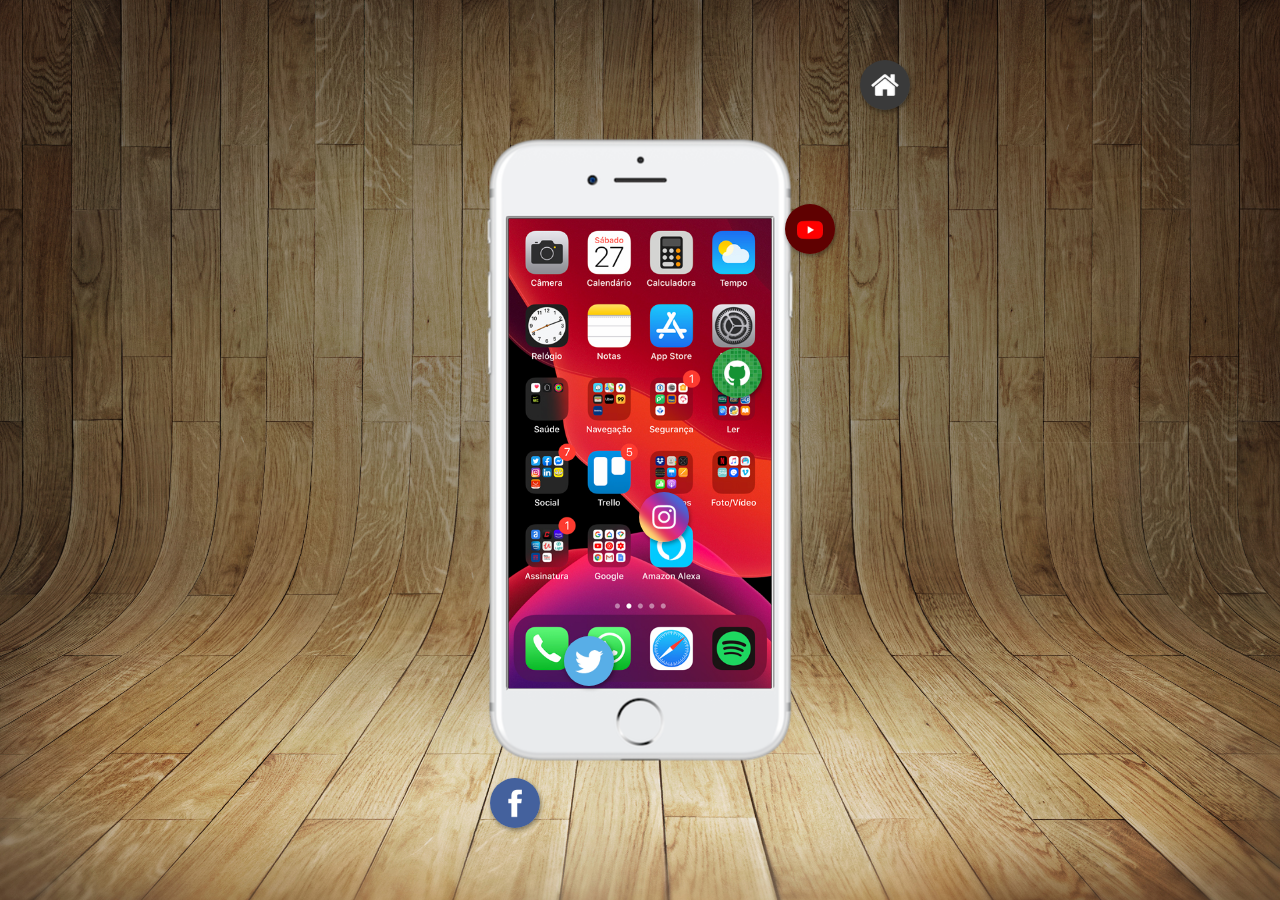
<file: index.html>
<!DOCTYPE html>
<html lang="pt-br">
<head>
    <meta charset="UTF-8">
    <meta name="viewport" content="width=device-width, initial-scale=1.0">
    <link rel="shortcut icon" href="favicon.ico" type="image/x-icon">
    <link rel="stylesheet" href="estilos/style.css">
    <title>Projeto Redes Sociais</title>
</head>
<body>
    <main>
        <section id="telefone">
            <iframe src="home.html" name="tela" id="tela">
                Seu navegador não é compatível com isso 
            </iframe>
        </section>
        <section id="redes_sociais">
            <a href="home.html" target="tela"> <img src="imagens/logo-home.jpg" alt="Home" id="home"></a><br>
            <a href="youtube.html" target="tela"><img src="imagens/logo-youtube.jpg" alt="YouTube" id="YT"></a><br>
            <a href="github.html" target="tela"><img src="imagens/logo-github.jpg" alt="GitHub" id="git"></a><br>
            <a href="instagram.html" target="tela"><img src="imagens/logo-instagram.jpg" alt="Instagram" id="insta"></a><br>
            <a href="twitter.html" target="tela"><img src="imagens/logo-twitter.jpg" alt="Twitter" id="tu"></a><br>
            <a href="facebook.html" target="tela"><img src="imagens/logo-facebook.jpg" alt="facebook" id="face"></a><br>
        </section>
    </main>
</body>
</html>
</file>
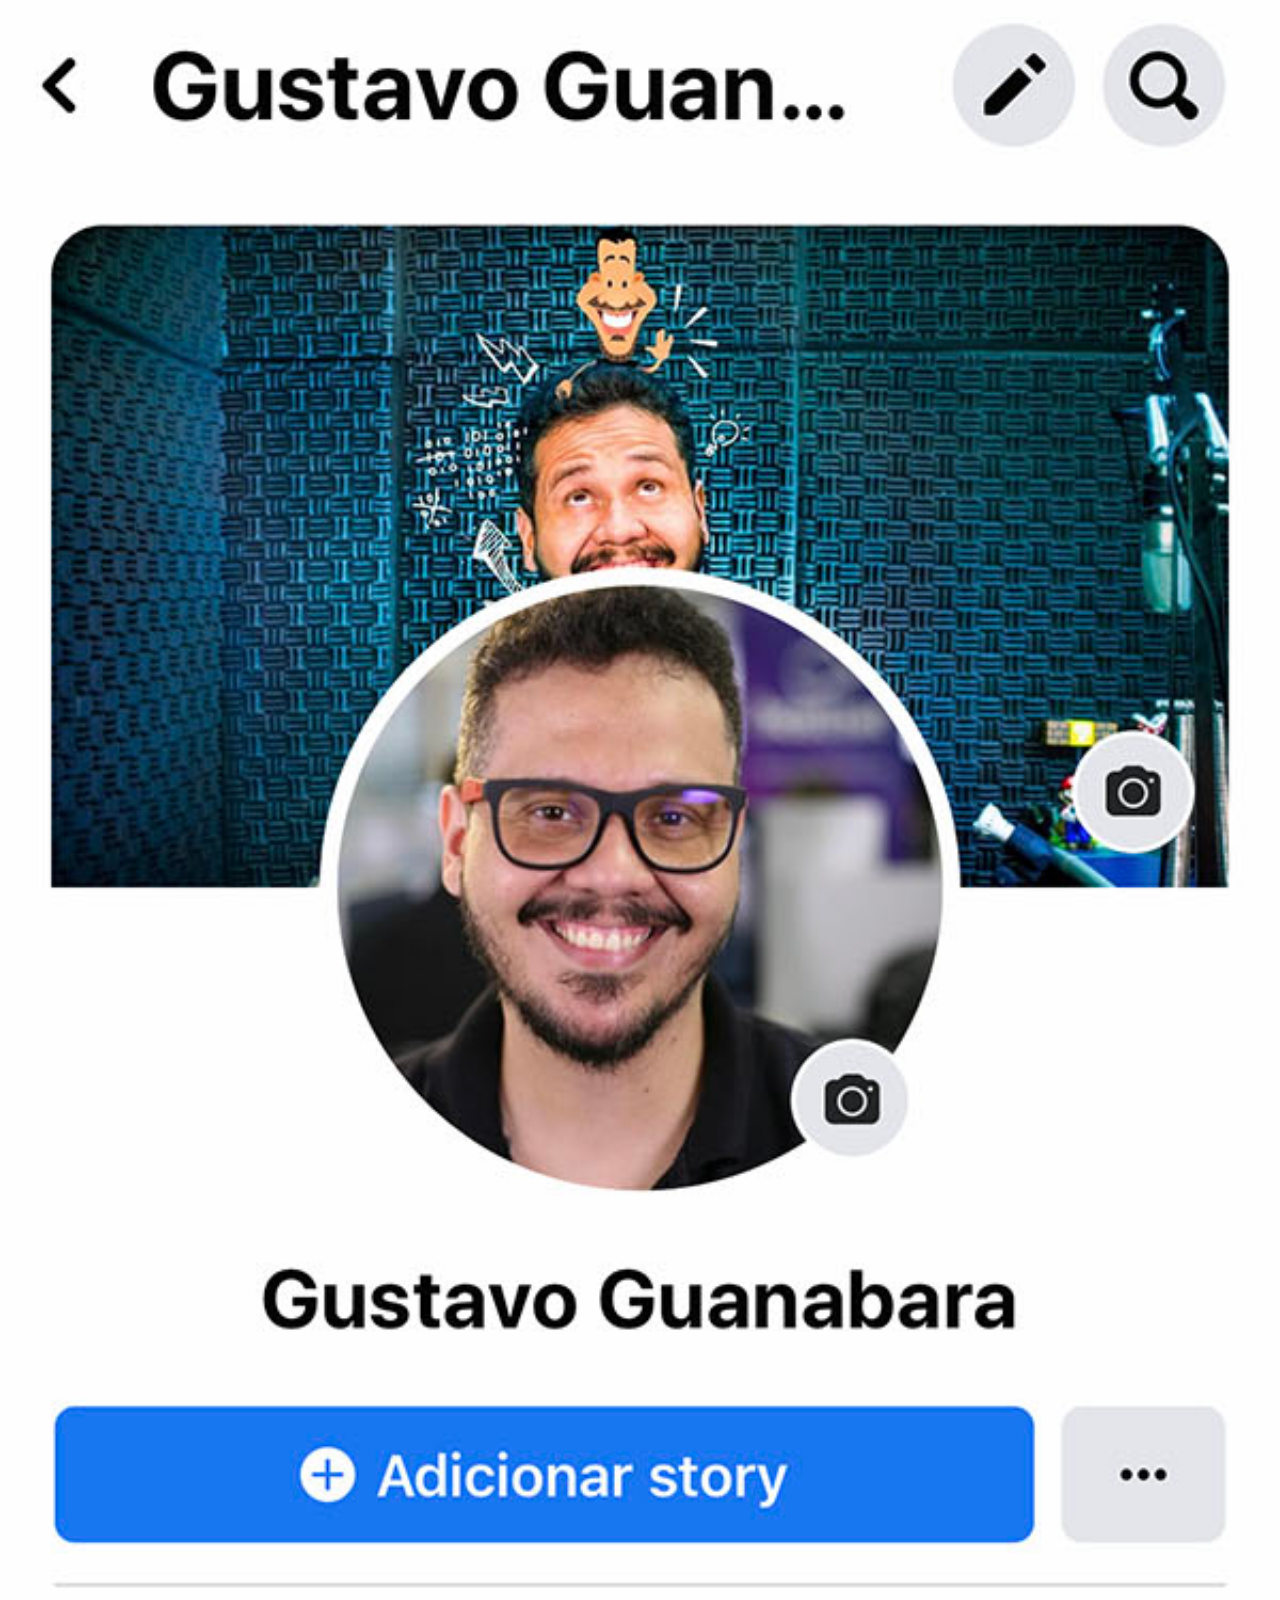
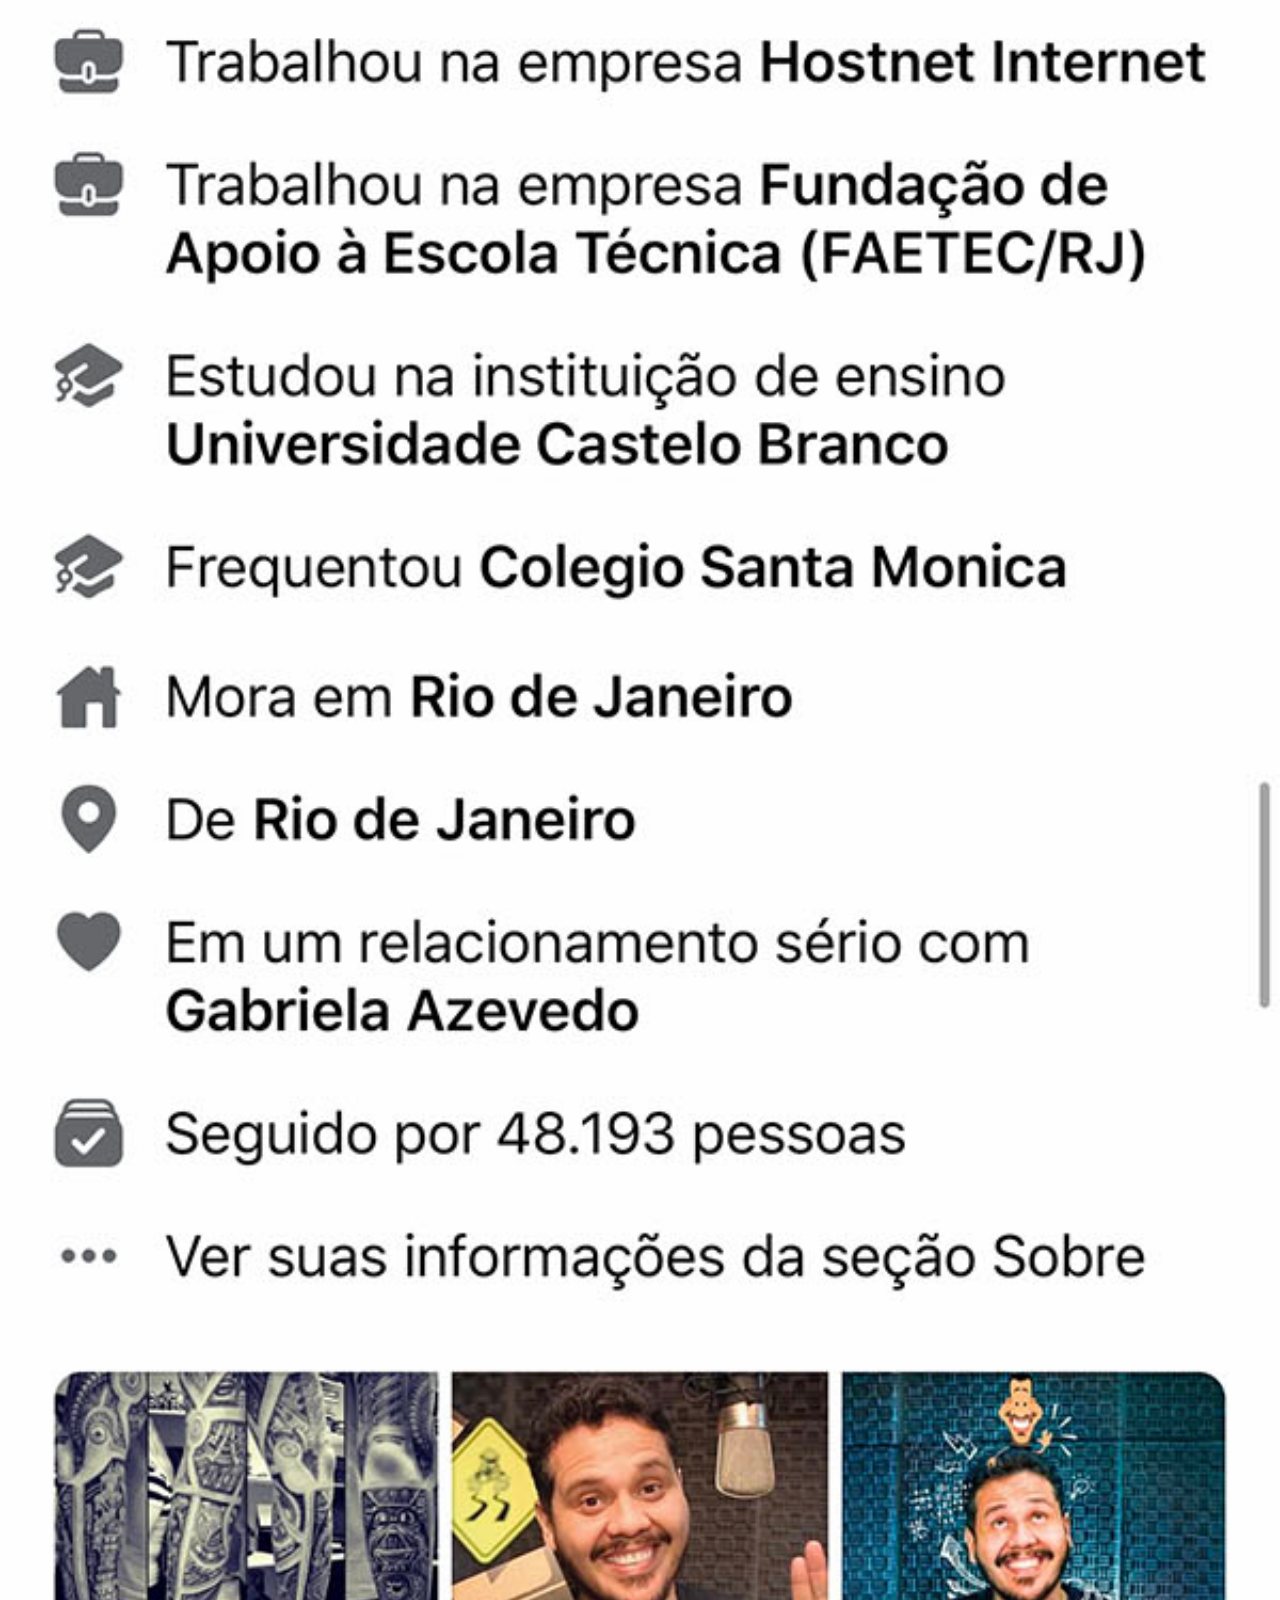
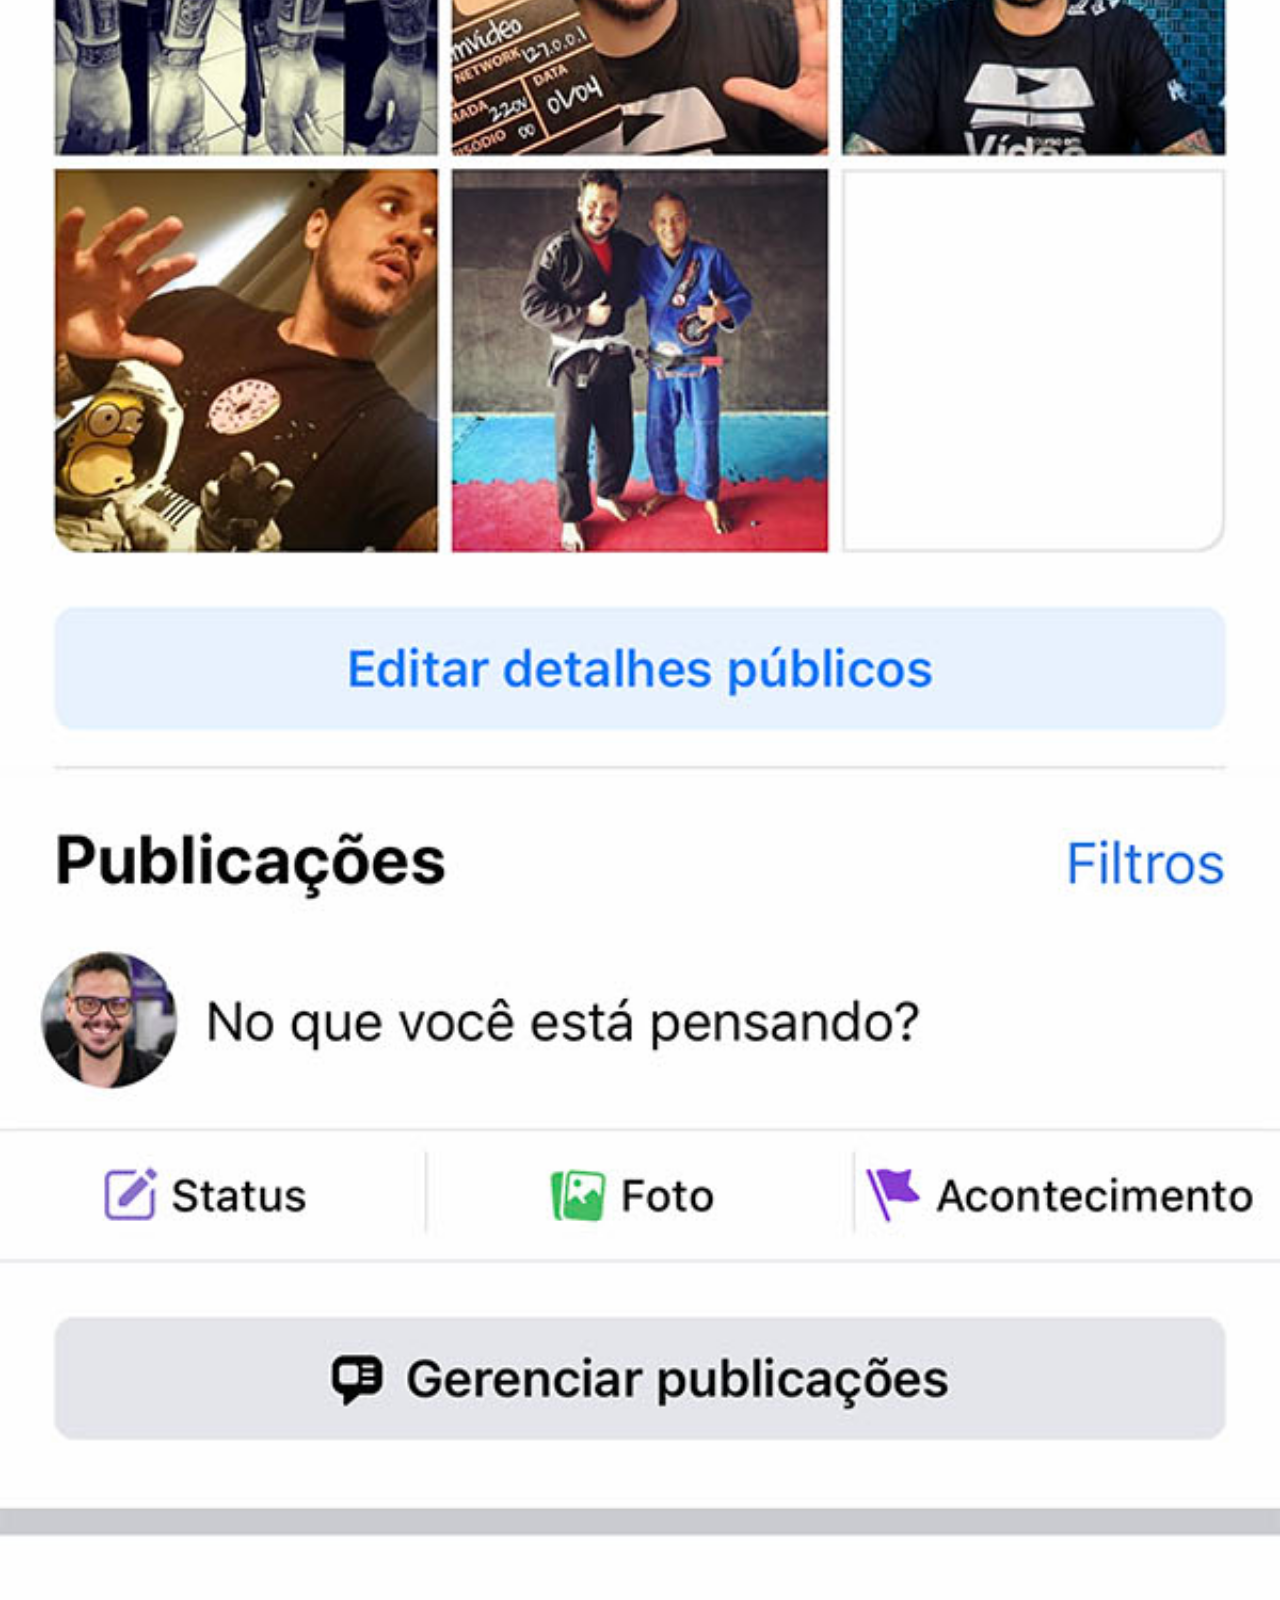
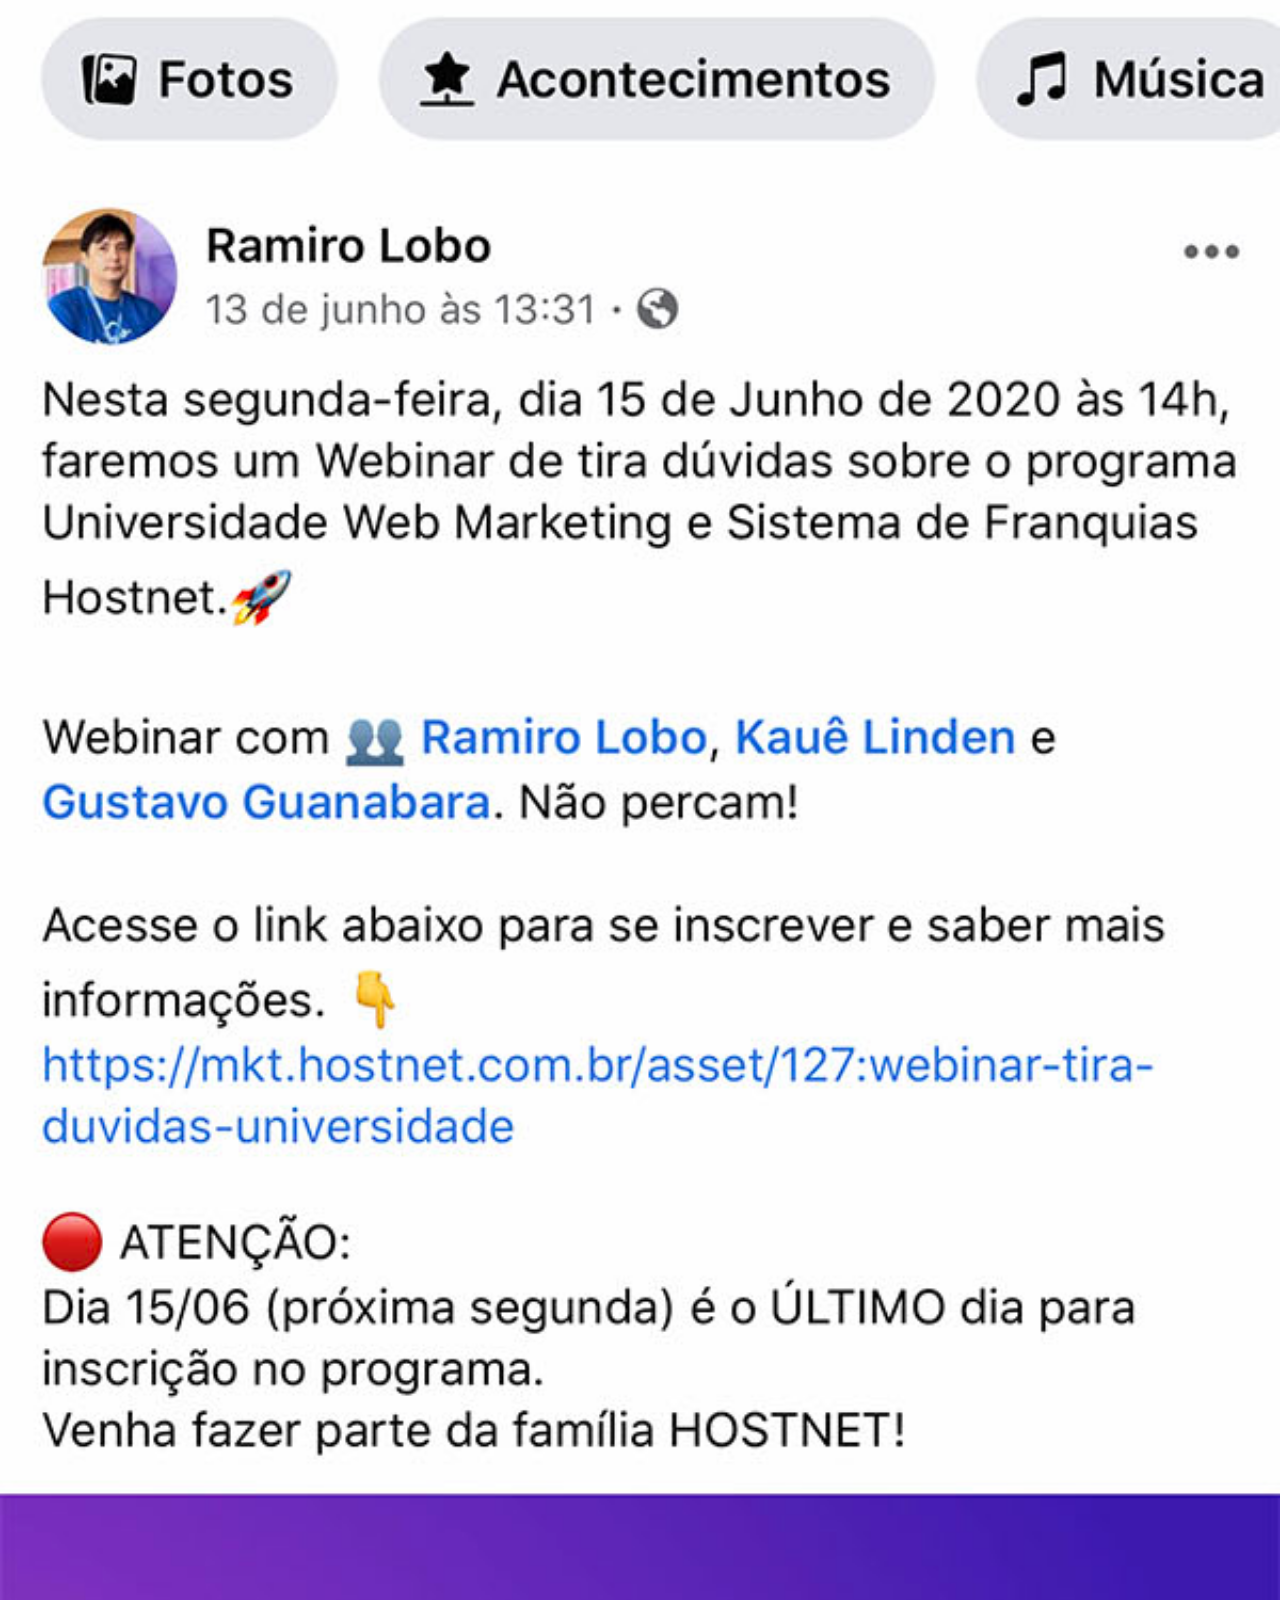
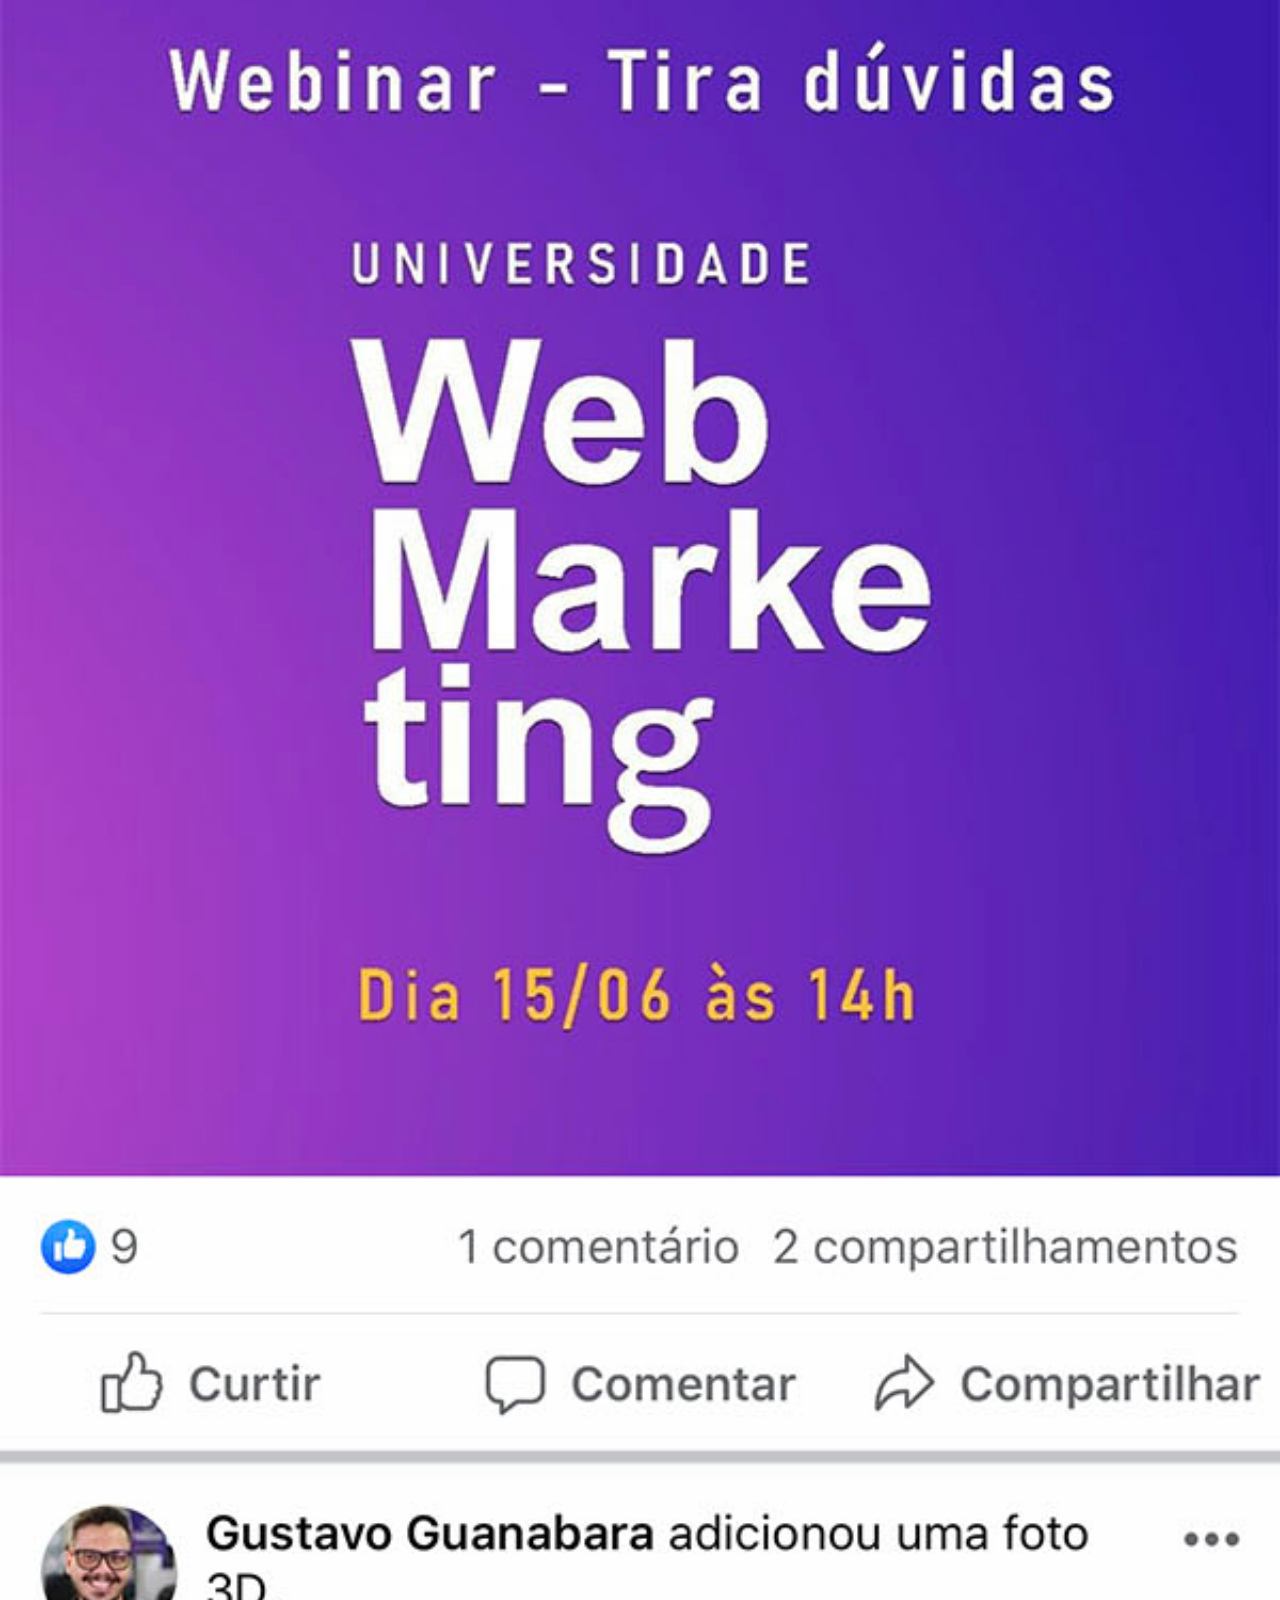
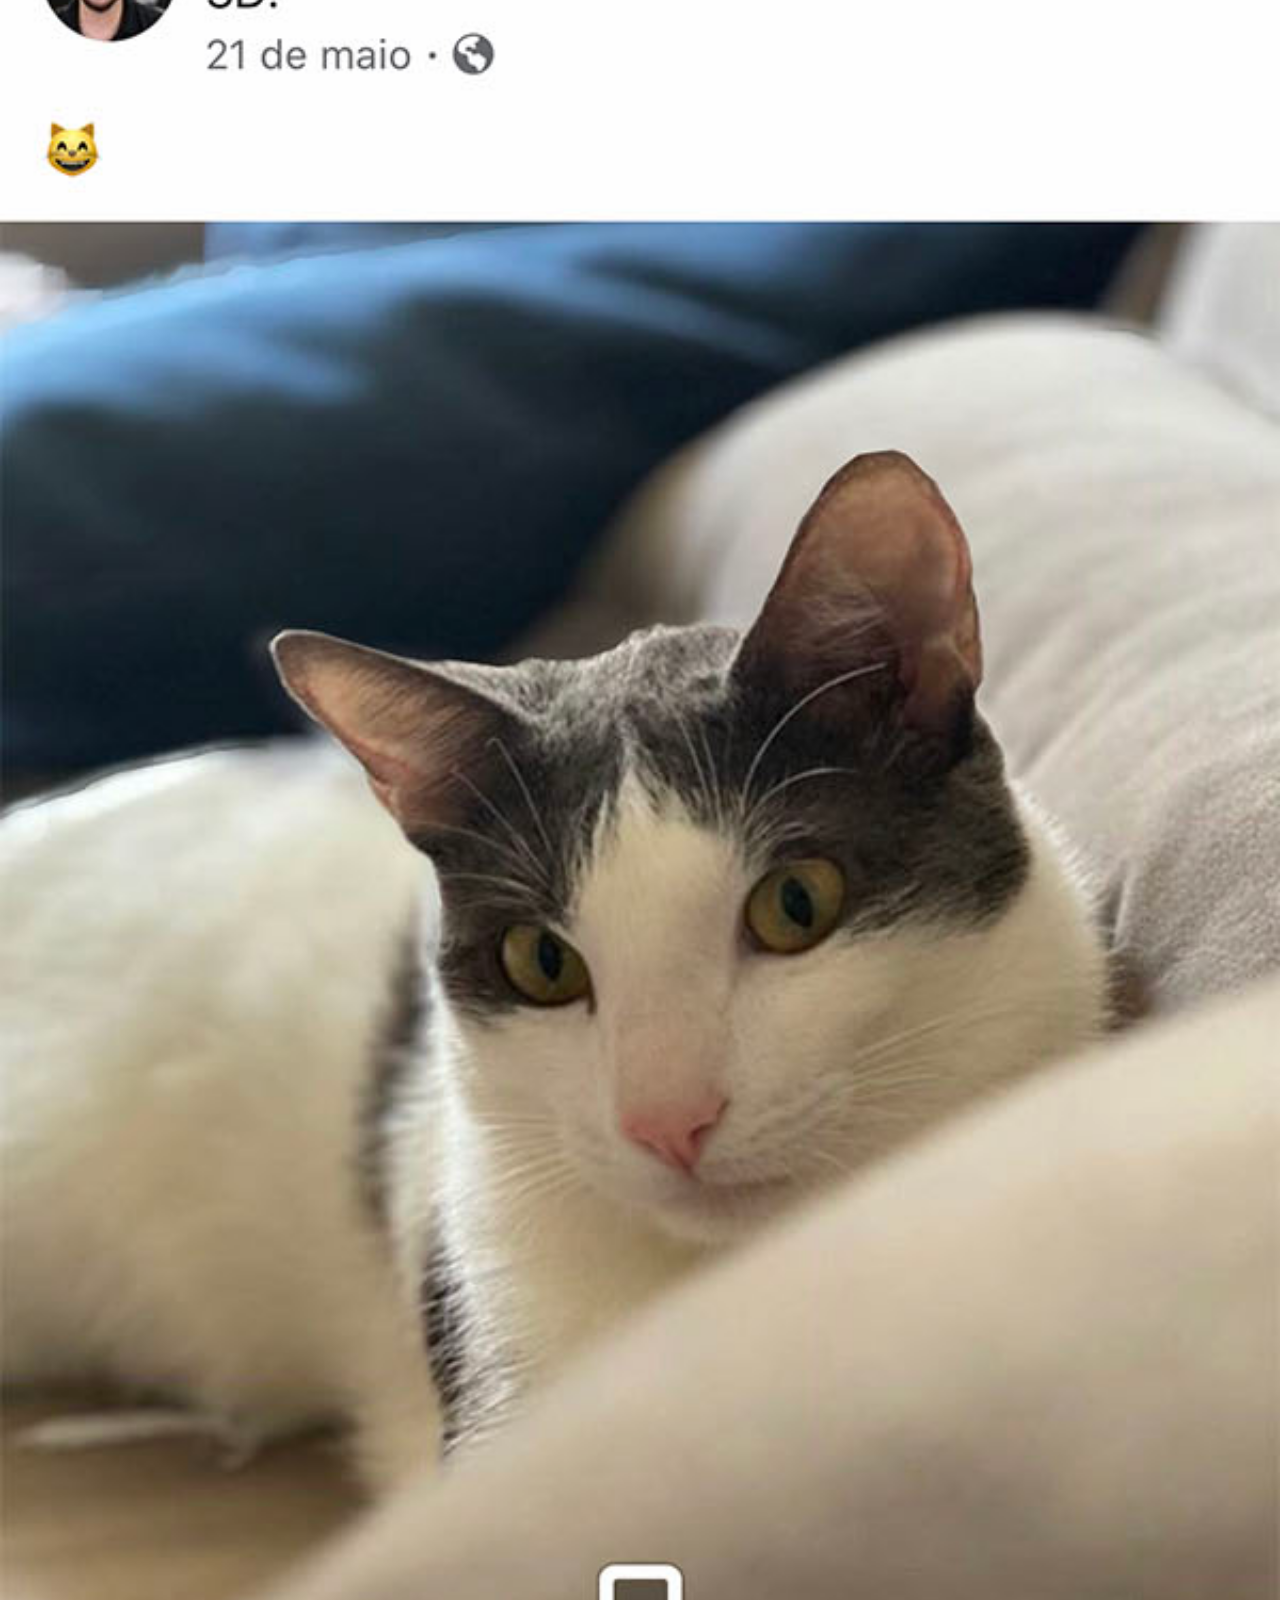
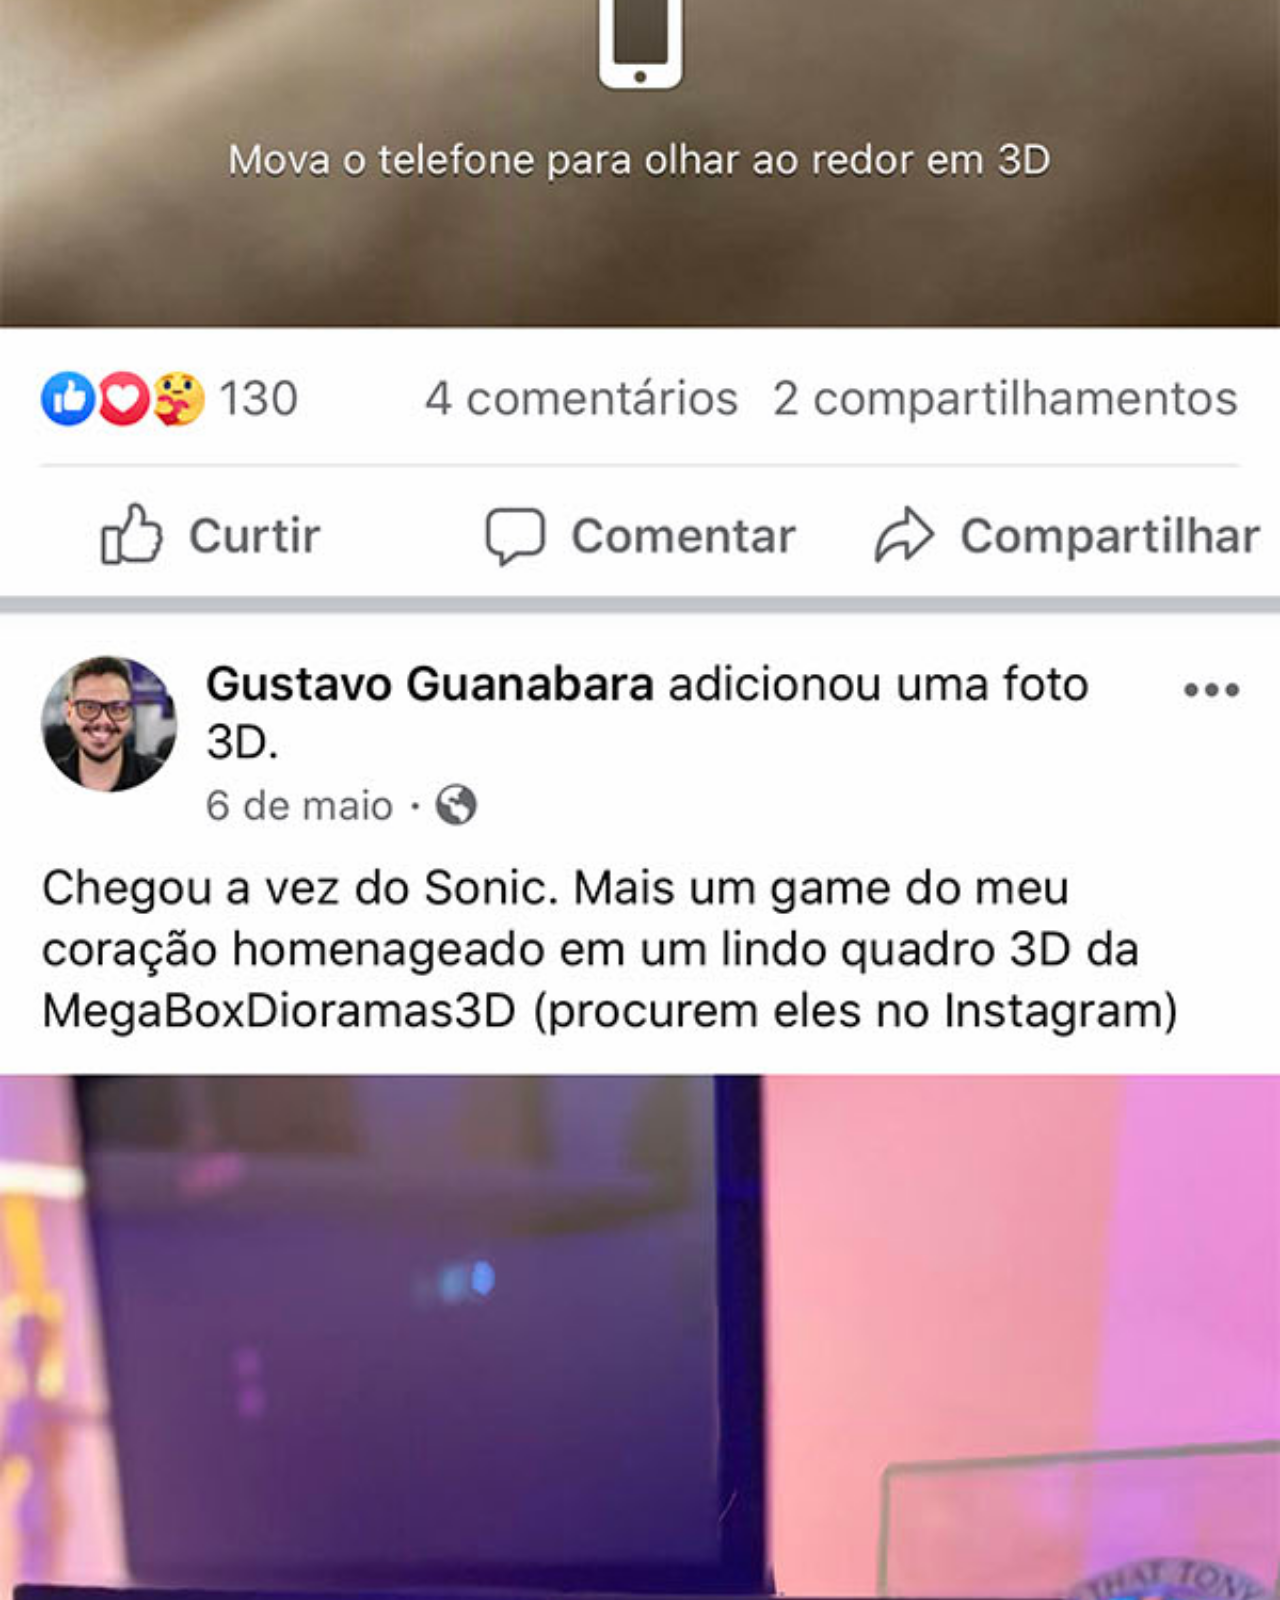
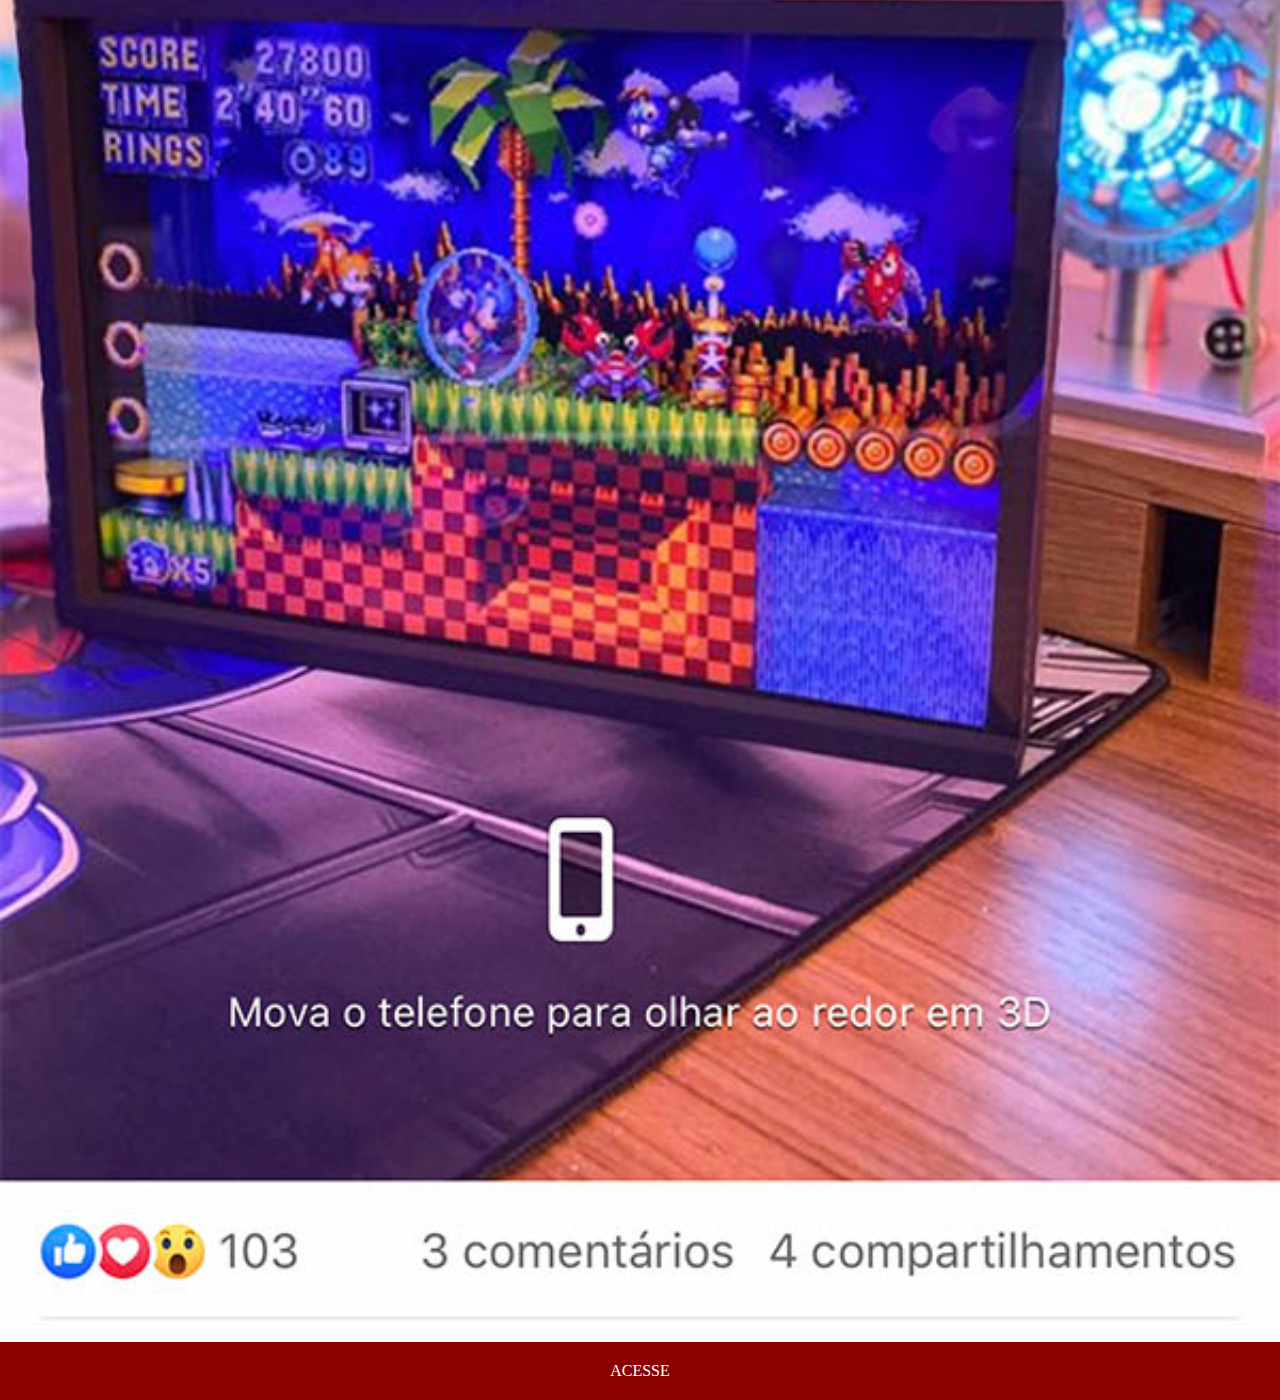
<file: facebook.html>
<!DOCTYPE html>
<html lang="pt-br">
<head>
    <meta charset="UTF-8">
    <meta name="viewport" content="width=device-width, initial-scale=1.0">
    <title>Facebook</title>
    <link rel="stylesheet" href="estilos/social.css">
</head>
<body>
    <img src="imagens/tela-facebook.jpg" alt="facebook">
    <a href="https://www.facebook.com/gustavoguanabara/?locale=pt_BR" target="_blank">ACESSE</a>
</body>
</html>
</file>
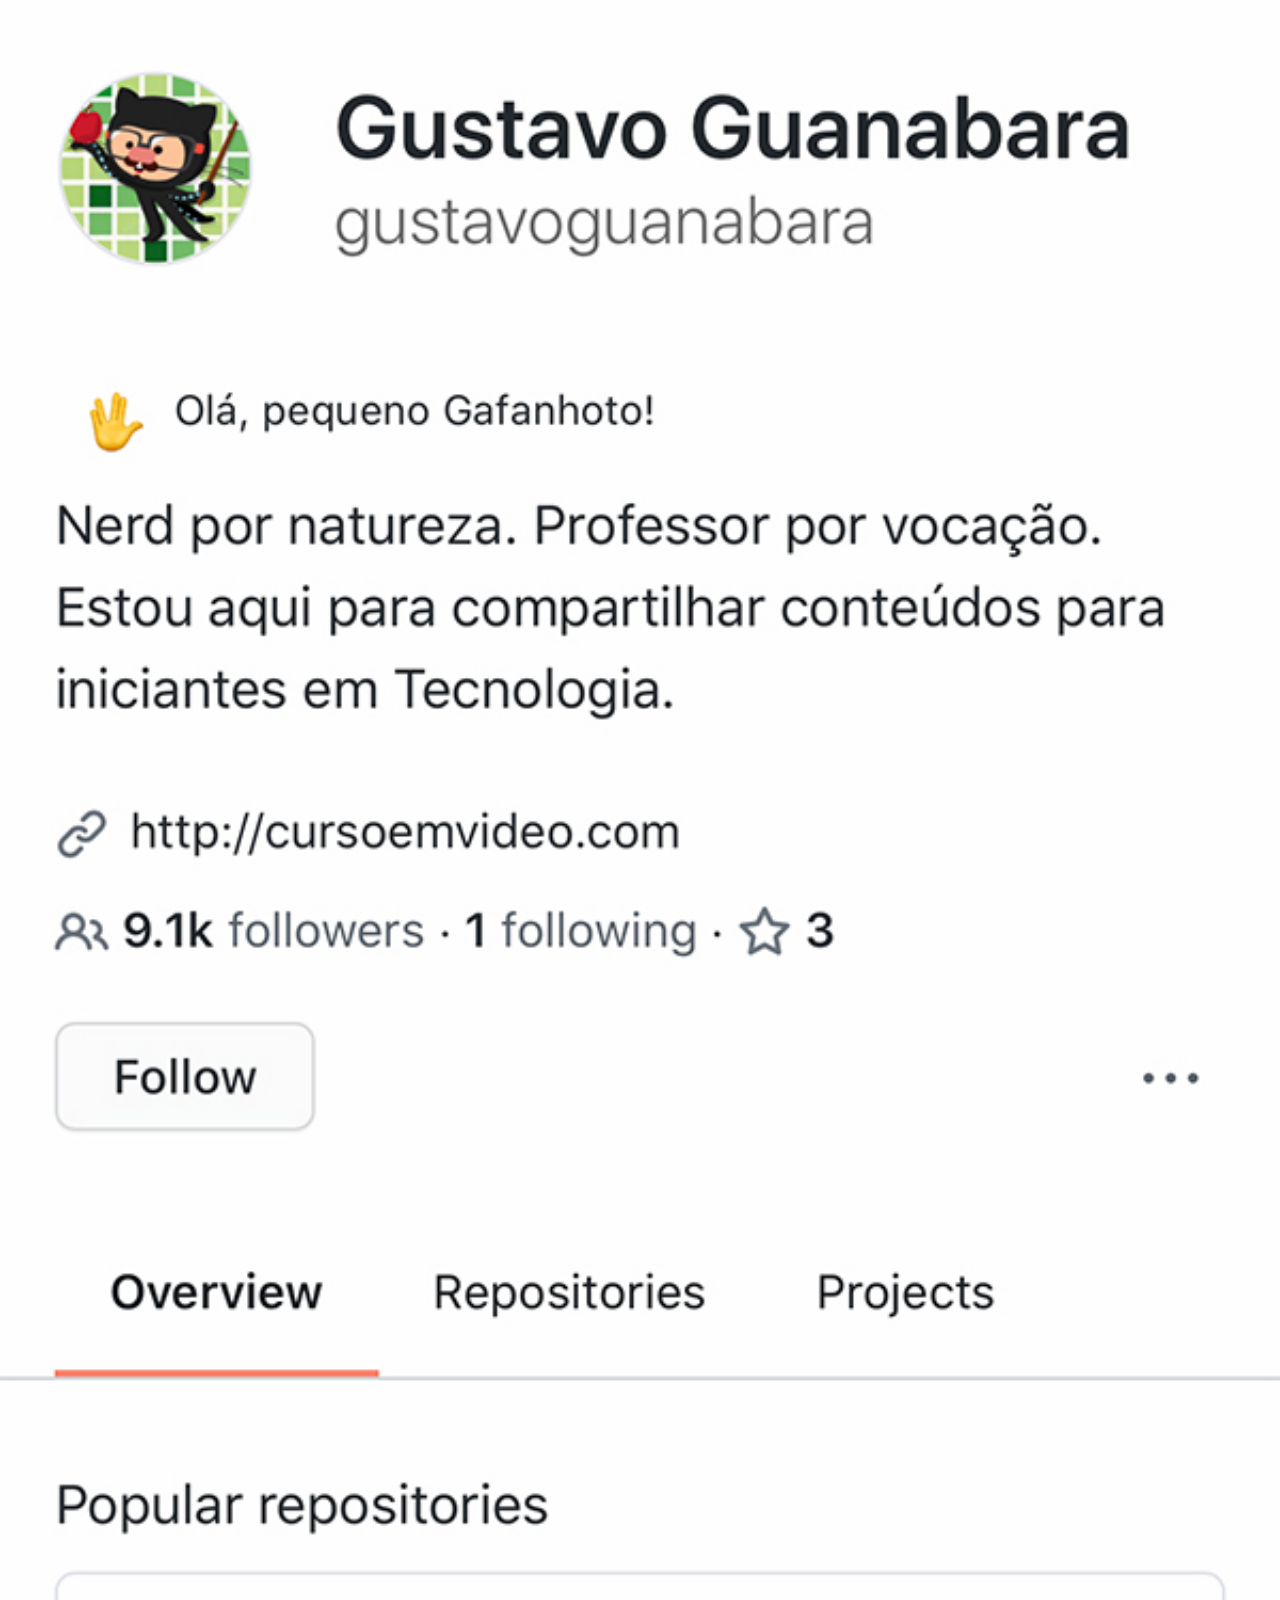
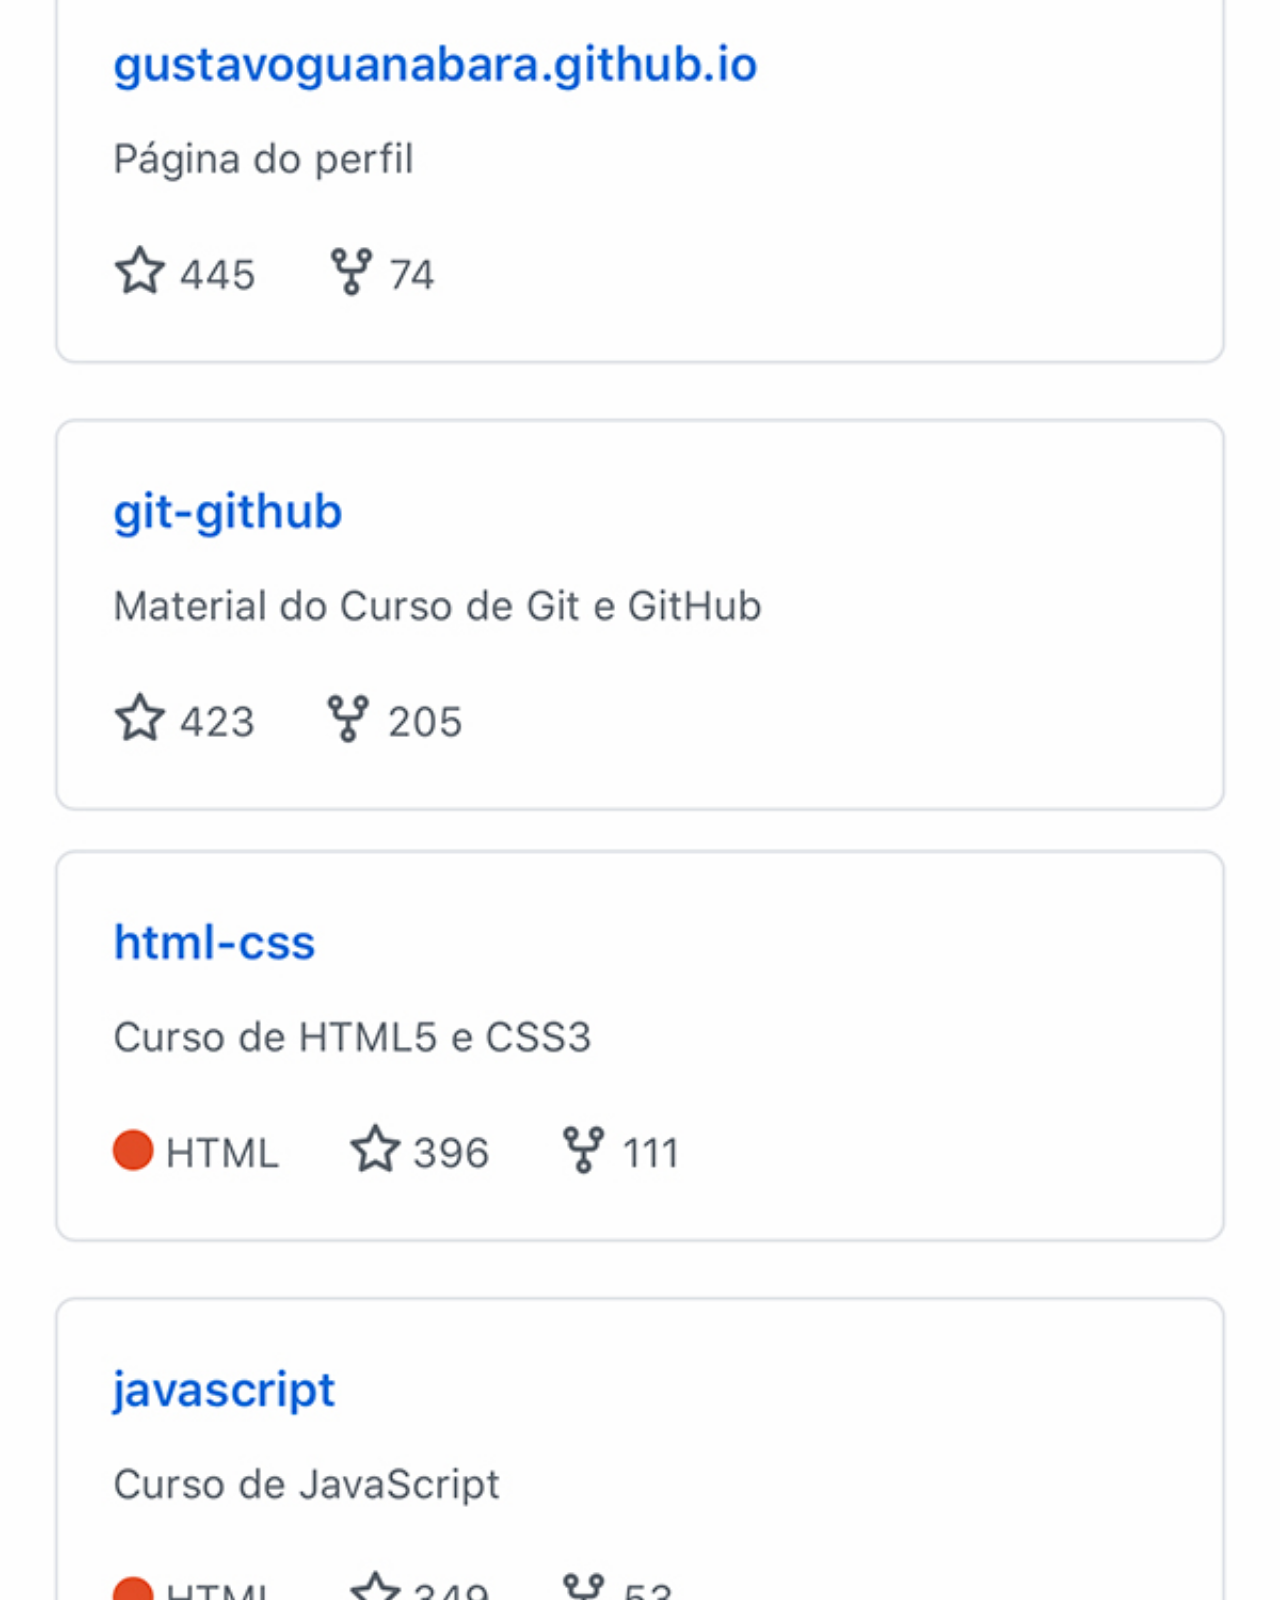
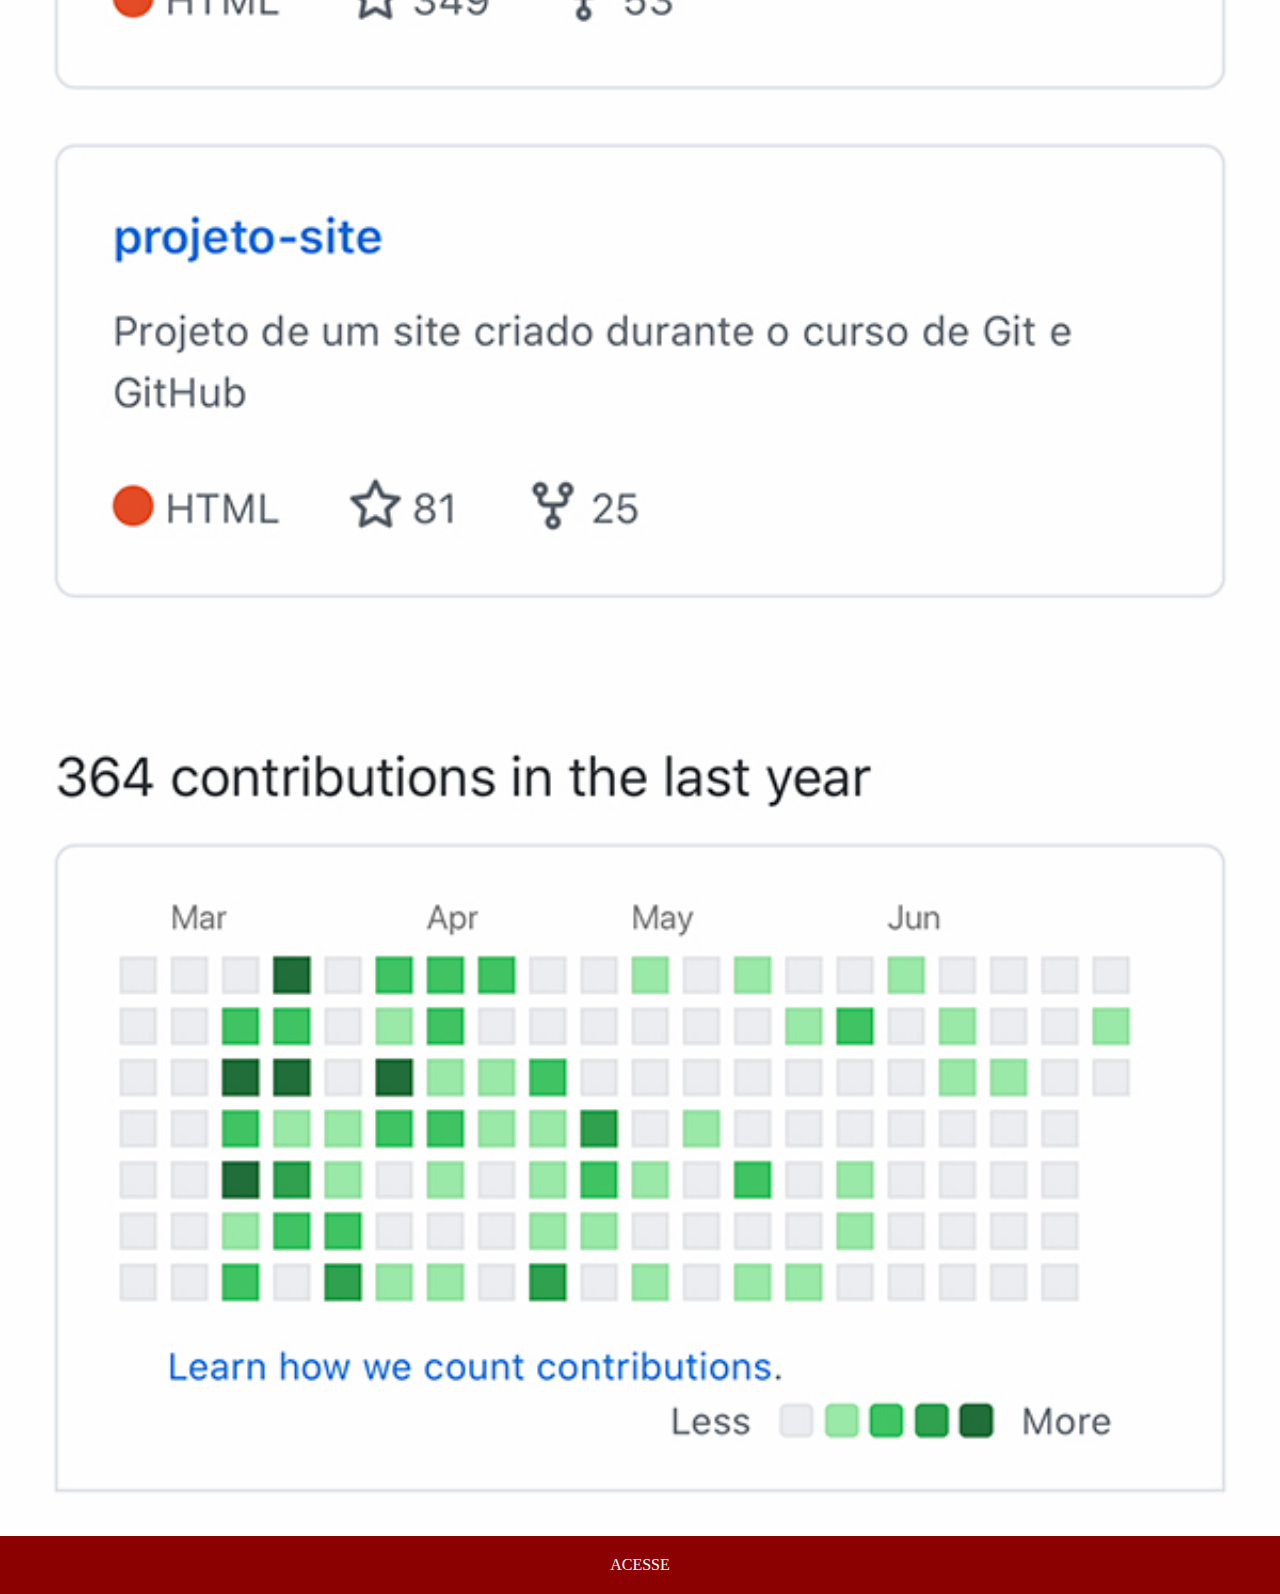
<file: github.html>
<!DOCTYPE html>
<html lang="pt-br">
<head>
    <meta charset="UTF-8">
    <meta name="viewport" content="width=device-width, initial-scale=1.0">
    <title>GitHub</title>
    <link rel="stylesheet" href="estilos/social.css">
</head>
<body>
    <img src="imagens/tela-github.jpg" alt="github">
    <a href="https://github.com/gustavoguanabara" target="_blank">ACESSE</a>
</body>
</html>
</file>
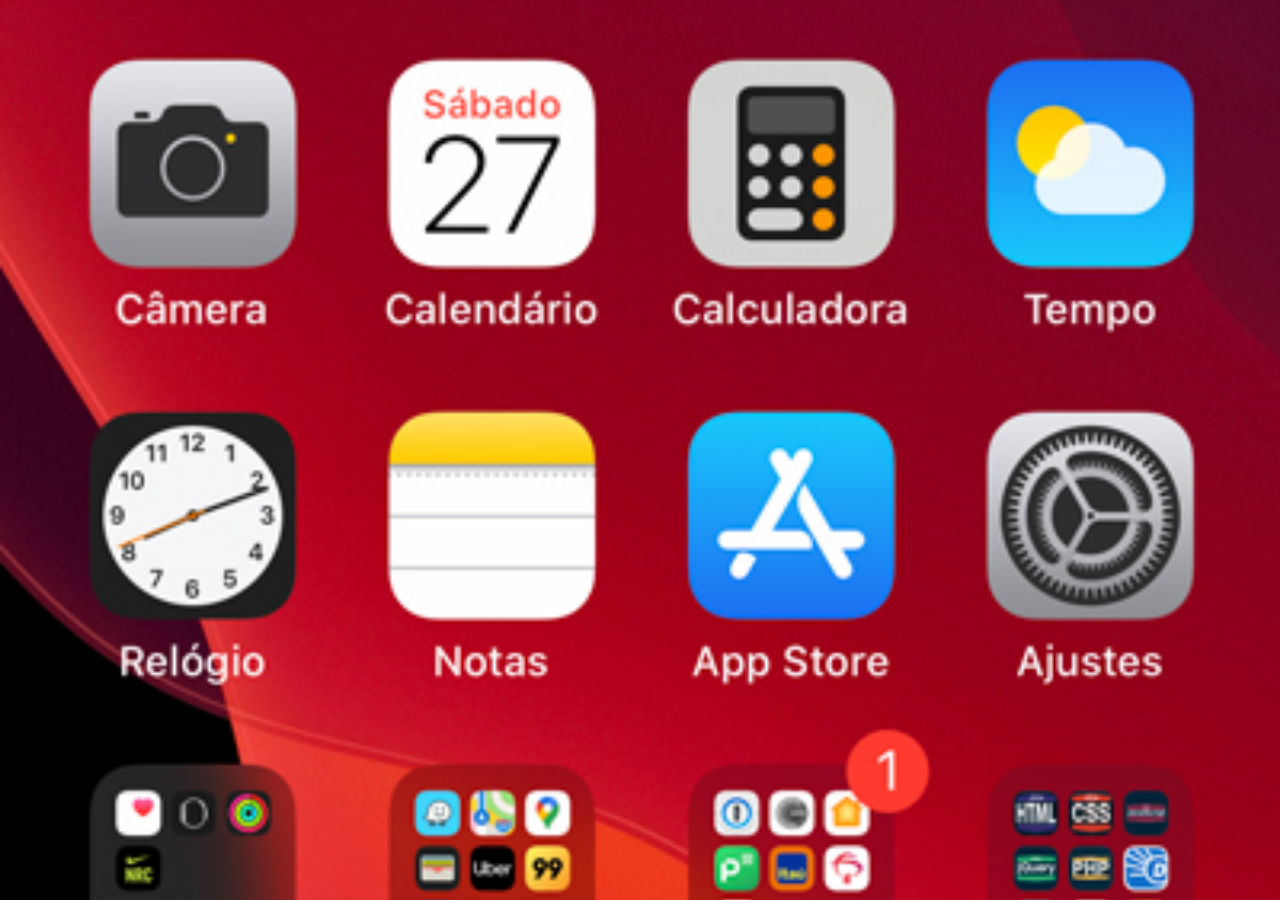
<file: home.html>
<!DOCTYPE html>
<html lang="pt-br">
<head>
    <meta charset="UTF-8">
    <meta name="viewport" content="width=device-width, initial-scale=1.0">
    <title>Home</title>
</head>
<style>
    *{
        margin: 0px;
        padding: 0px;
    }
    body{
        width: 100vw;
        height: 100vh;
        background-color: black;
        background-image: url(imagens/tela-home.jpg);
        background-repeat: no-repeat;
        background-position: top center;
        background-size: cover;

    }
</style>
<body>
    
</body>
</html>
</file>
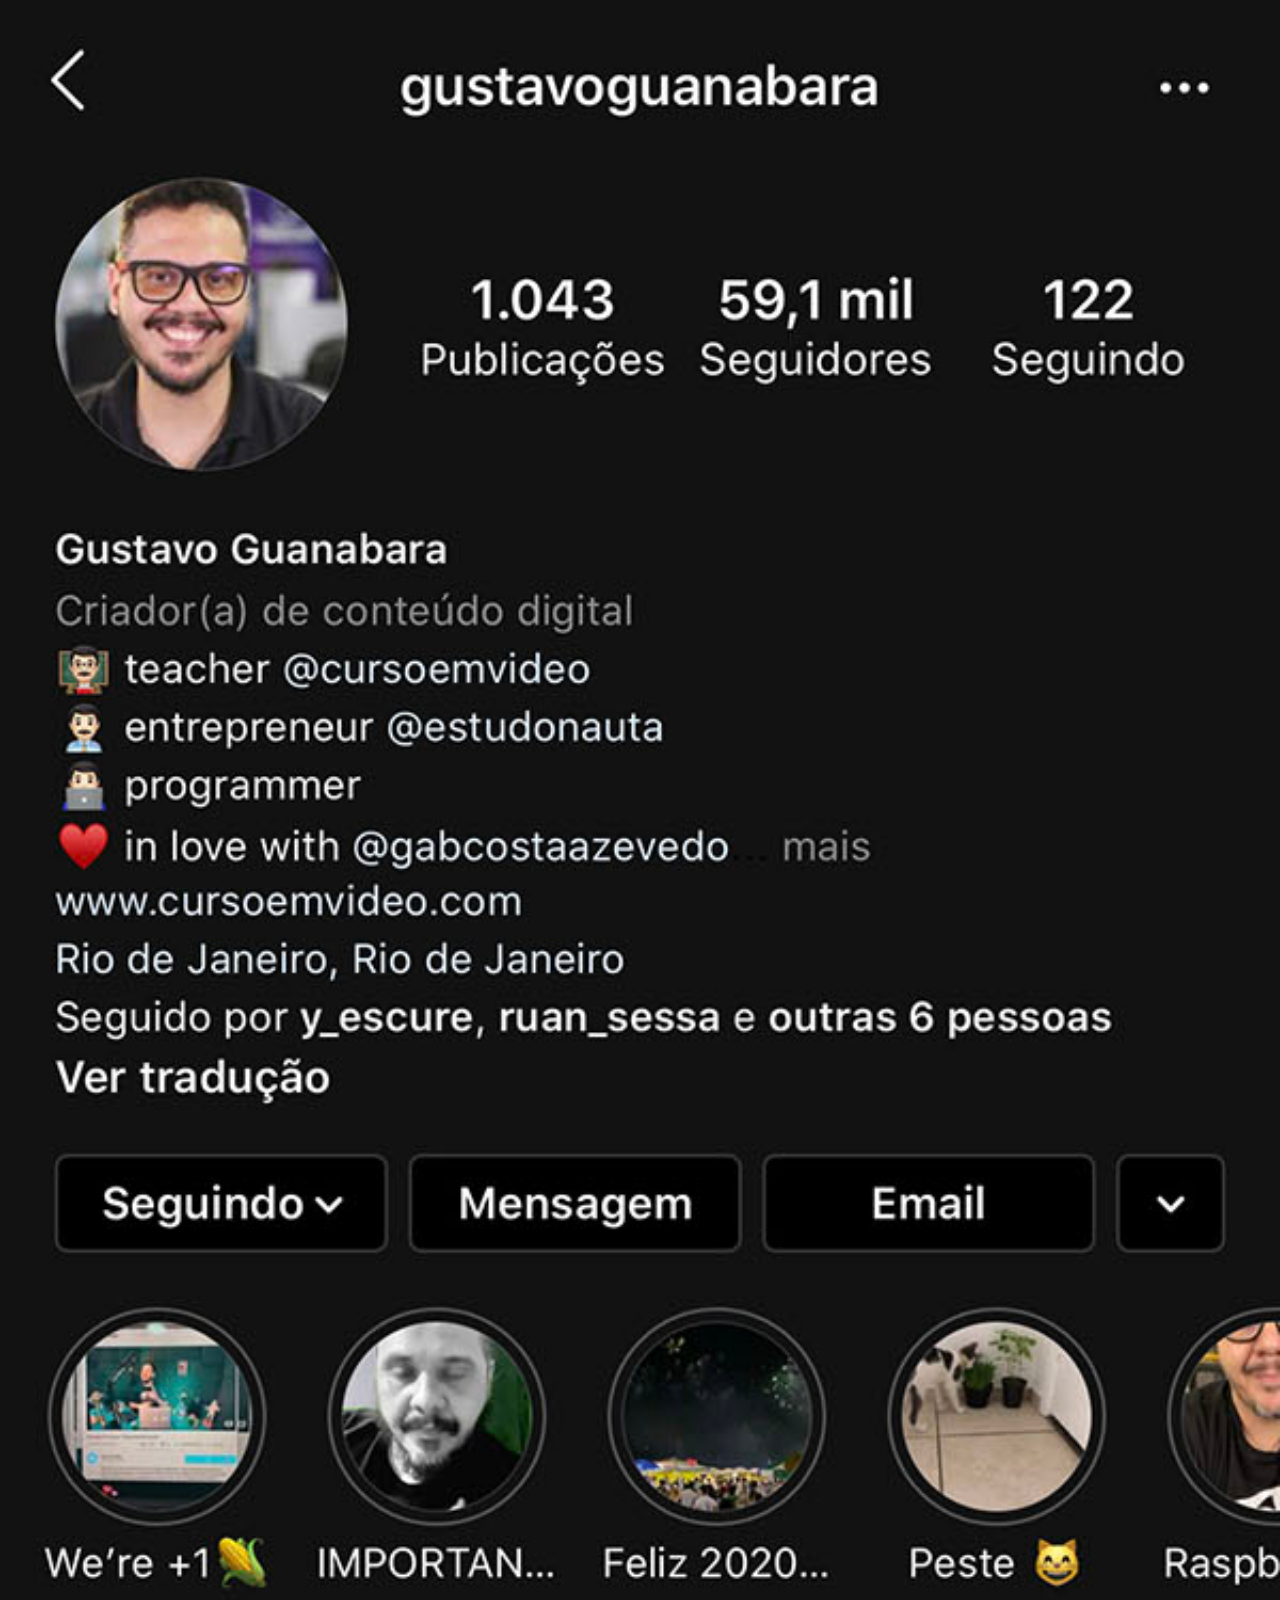
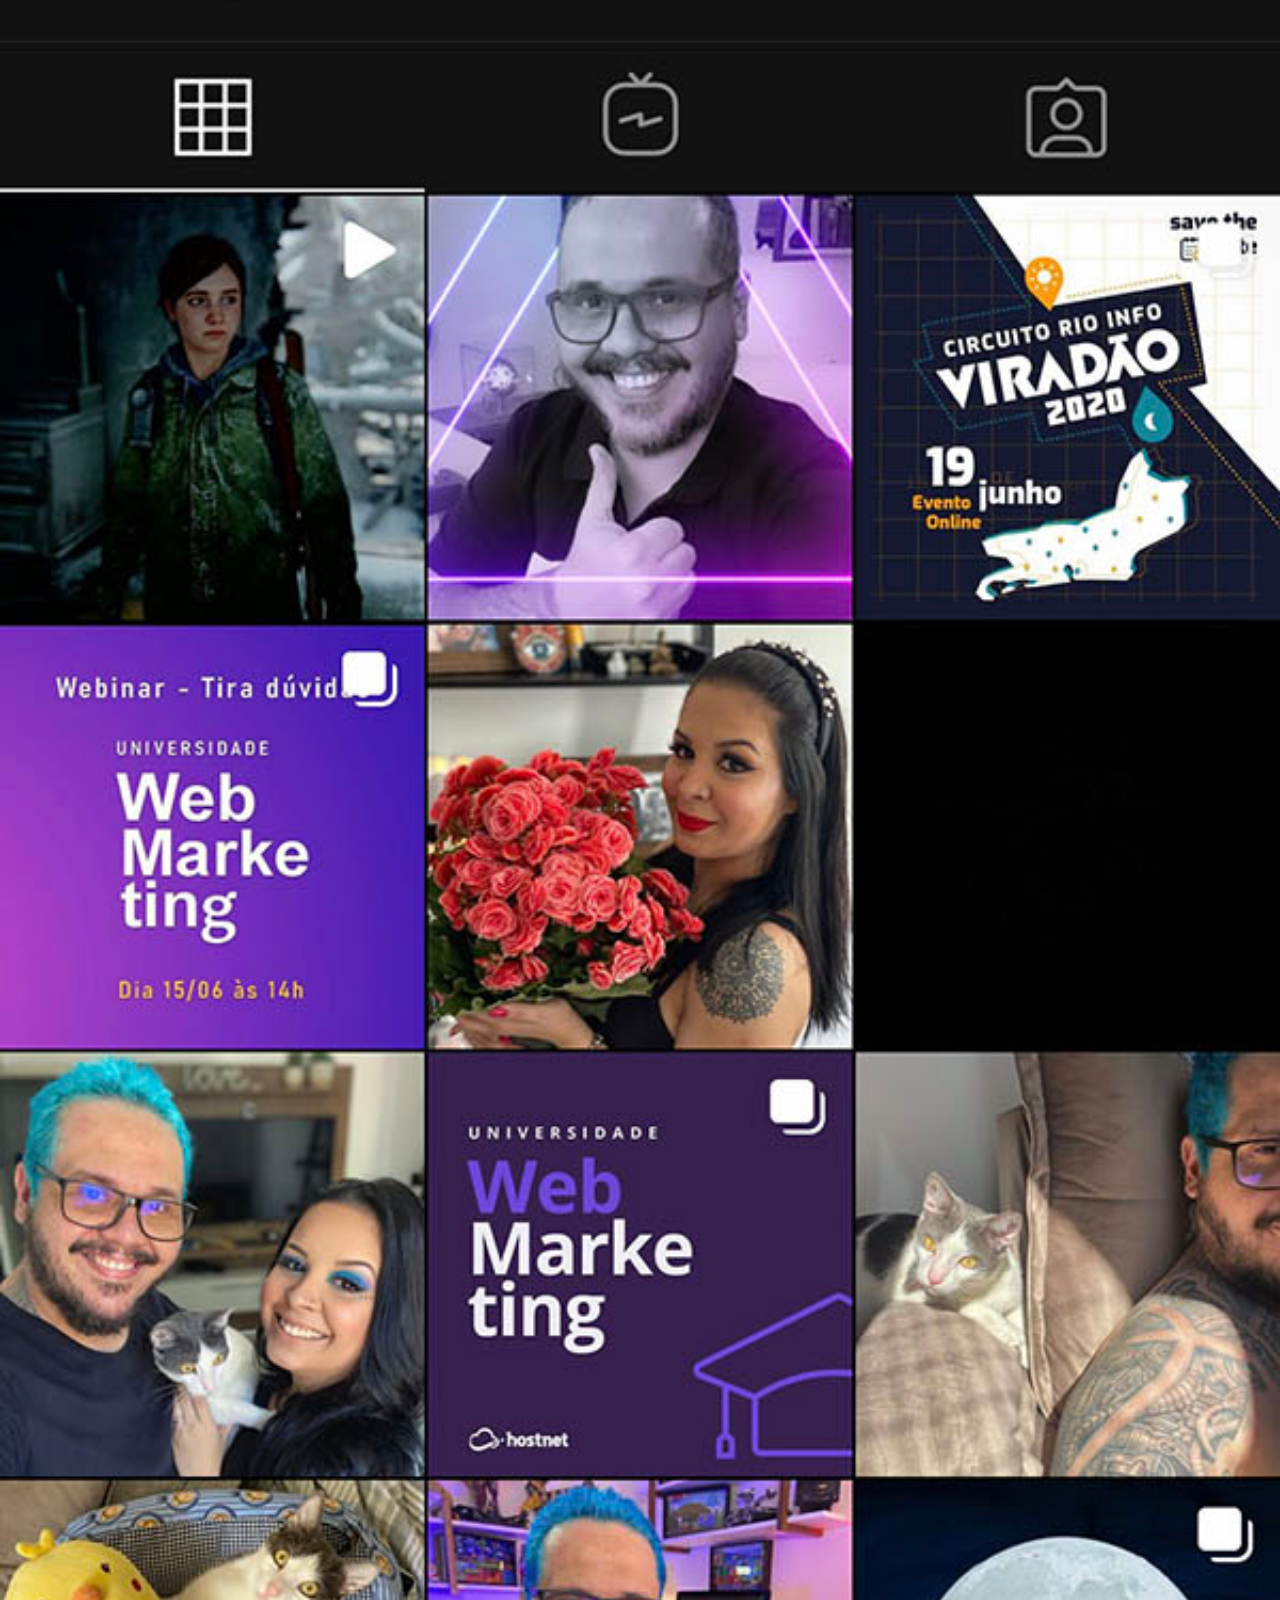
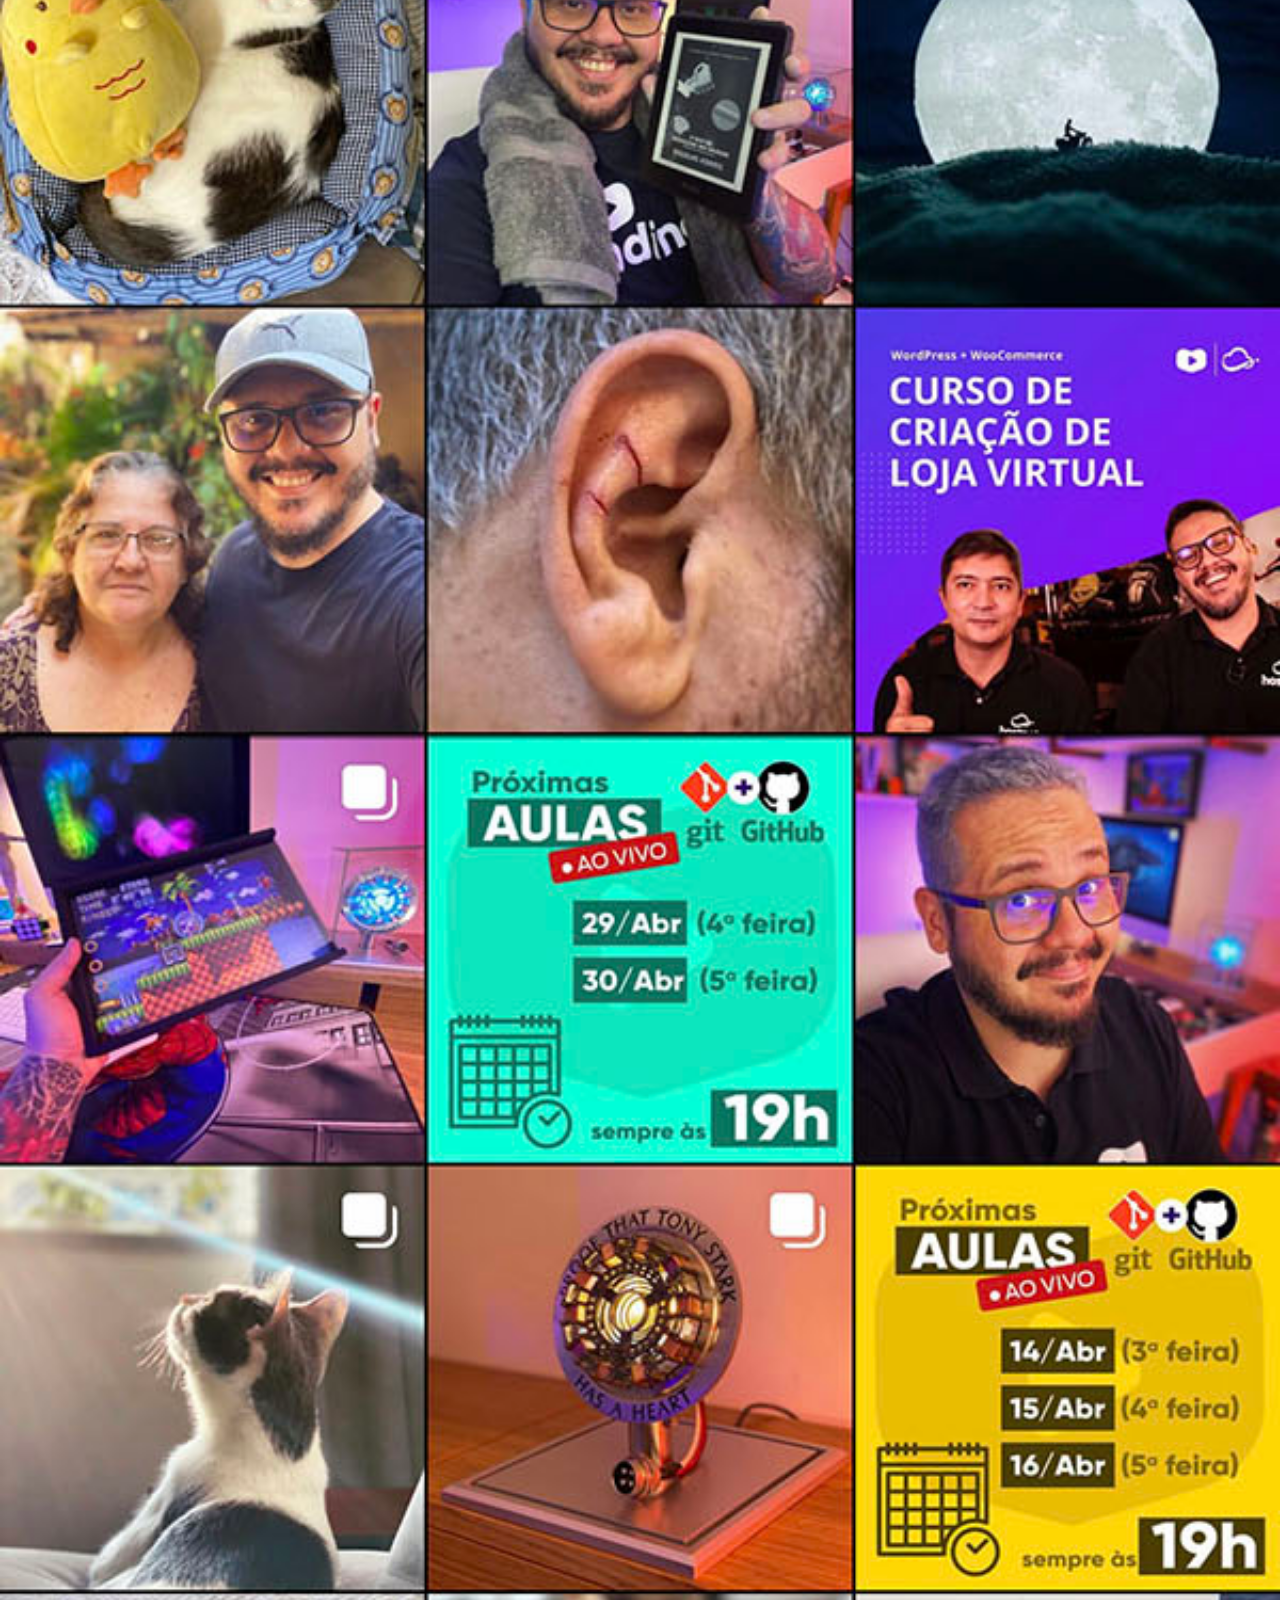
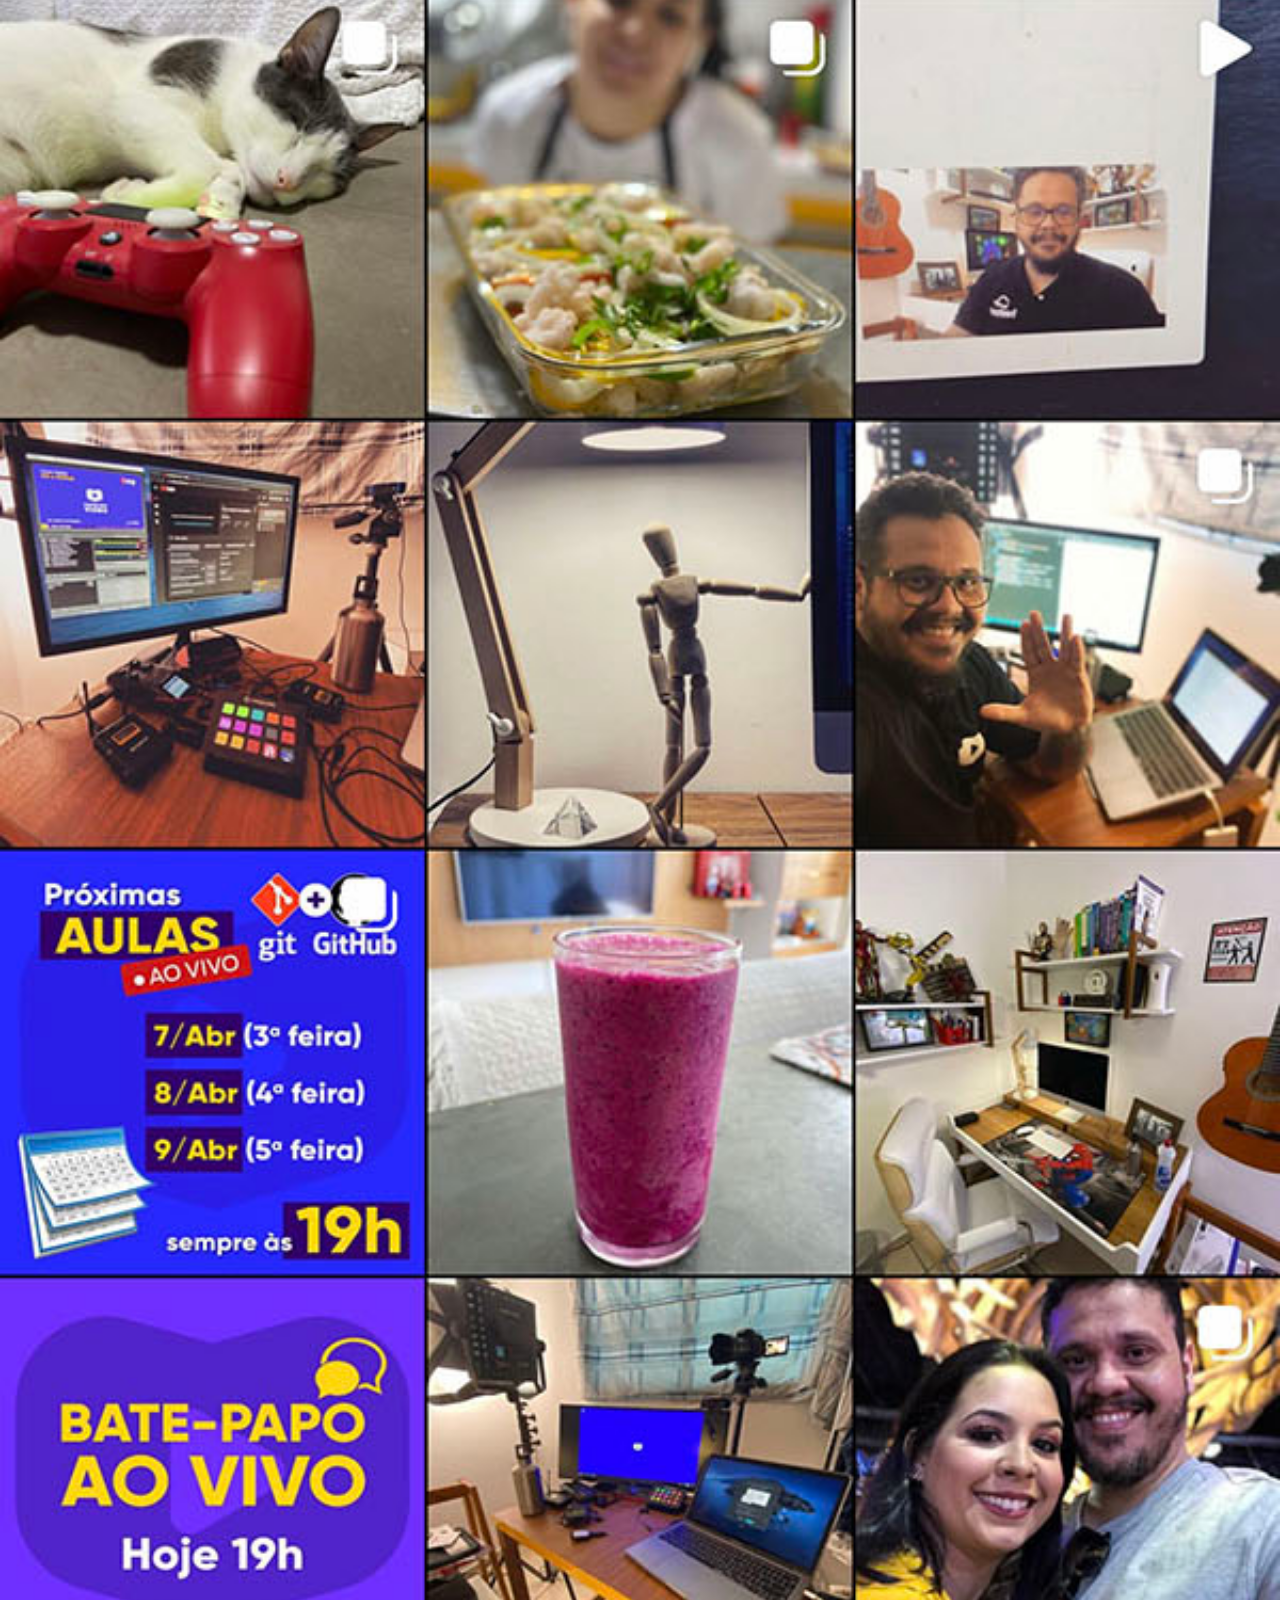
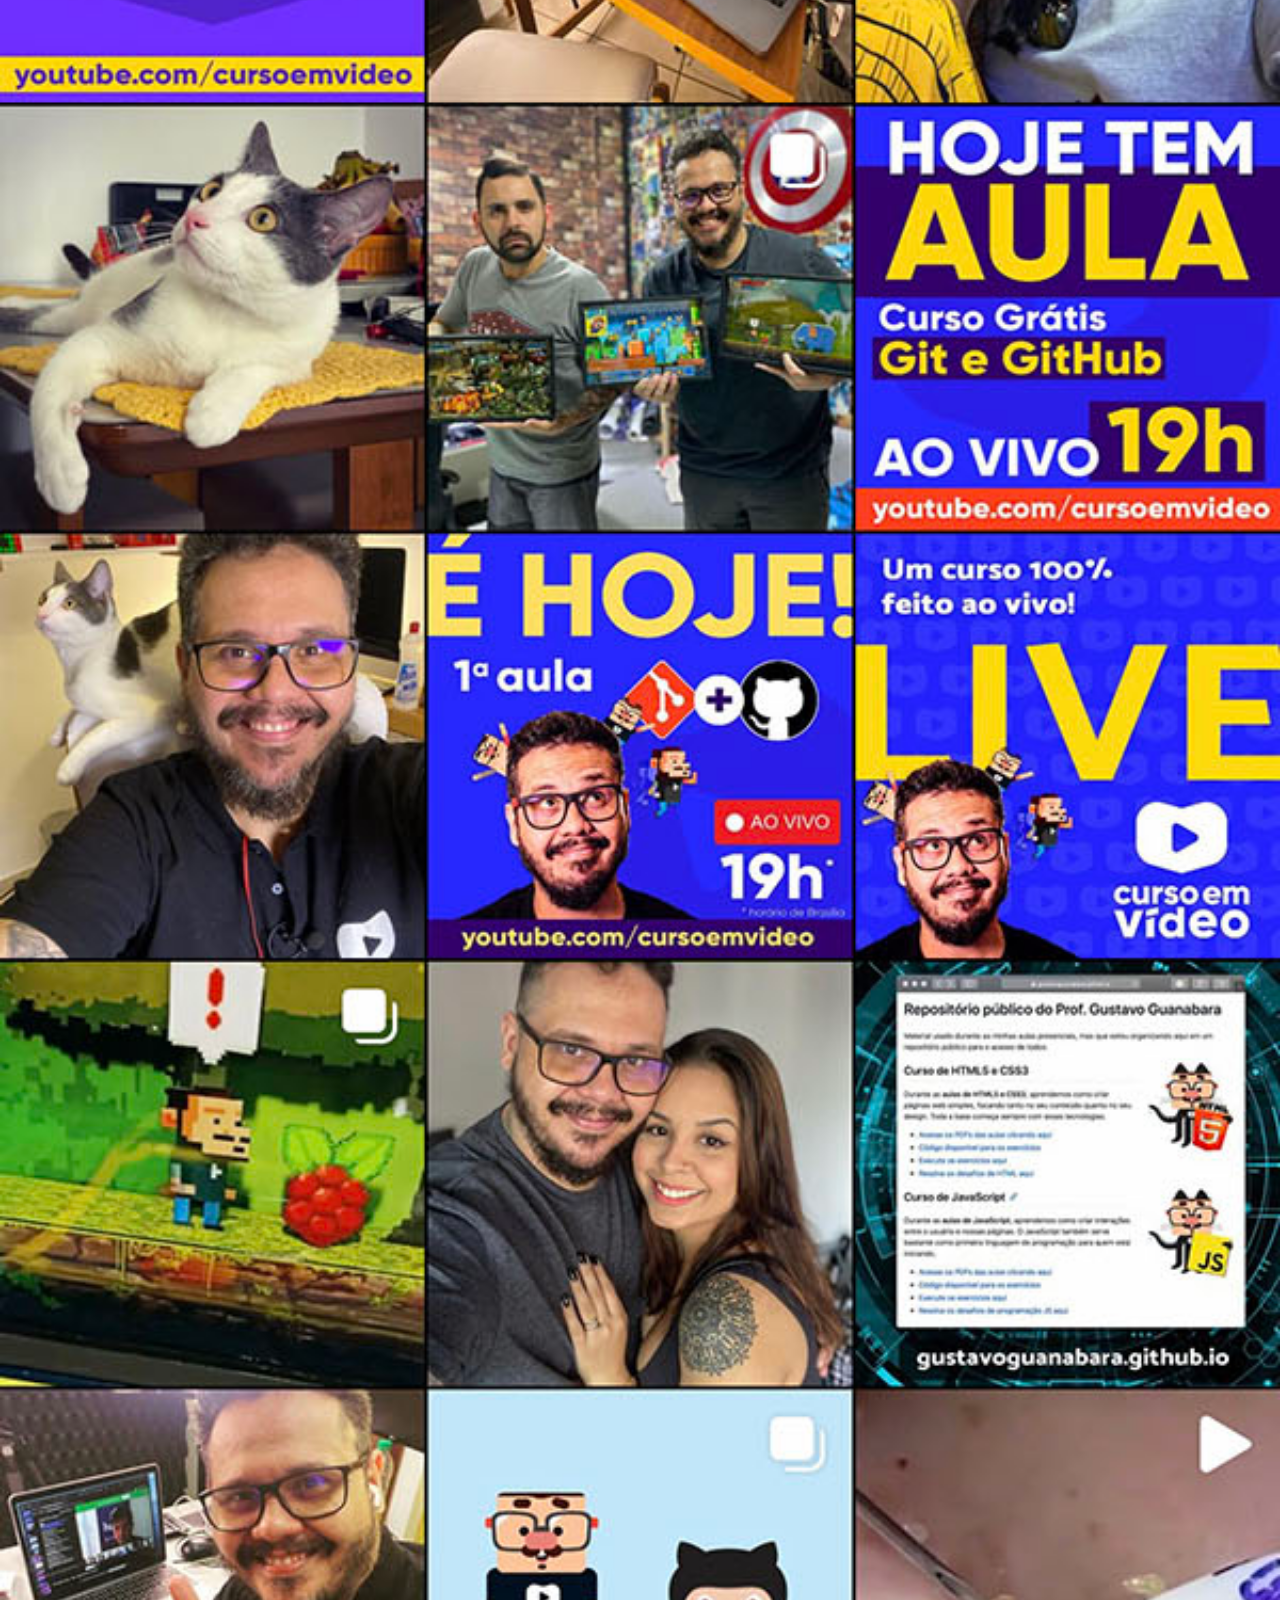
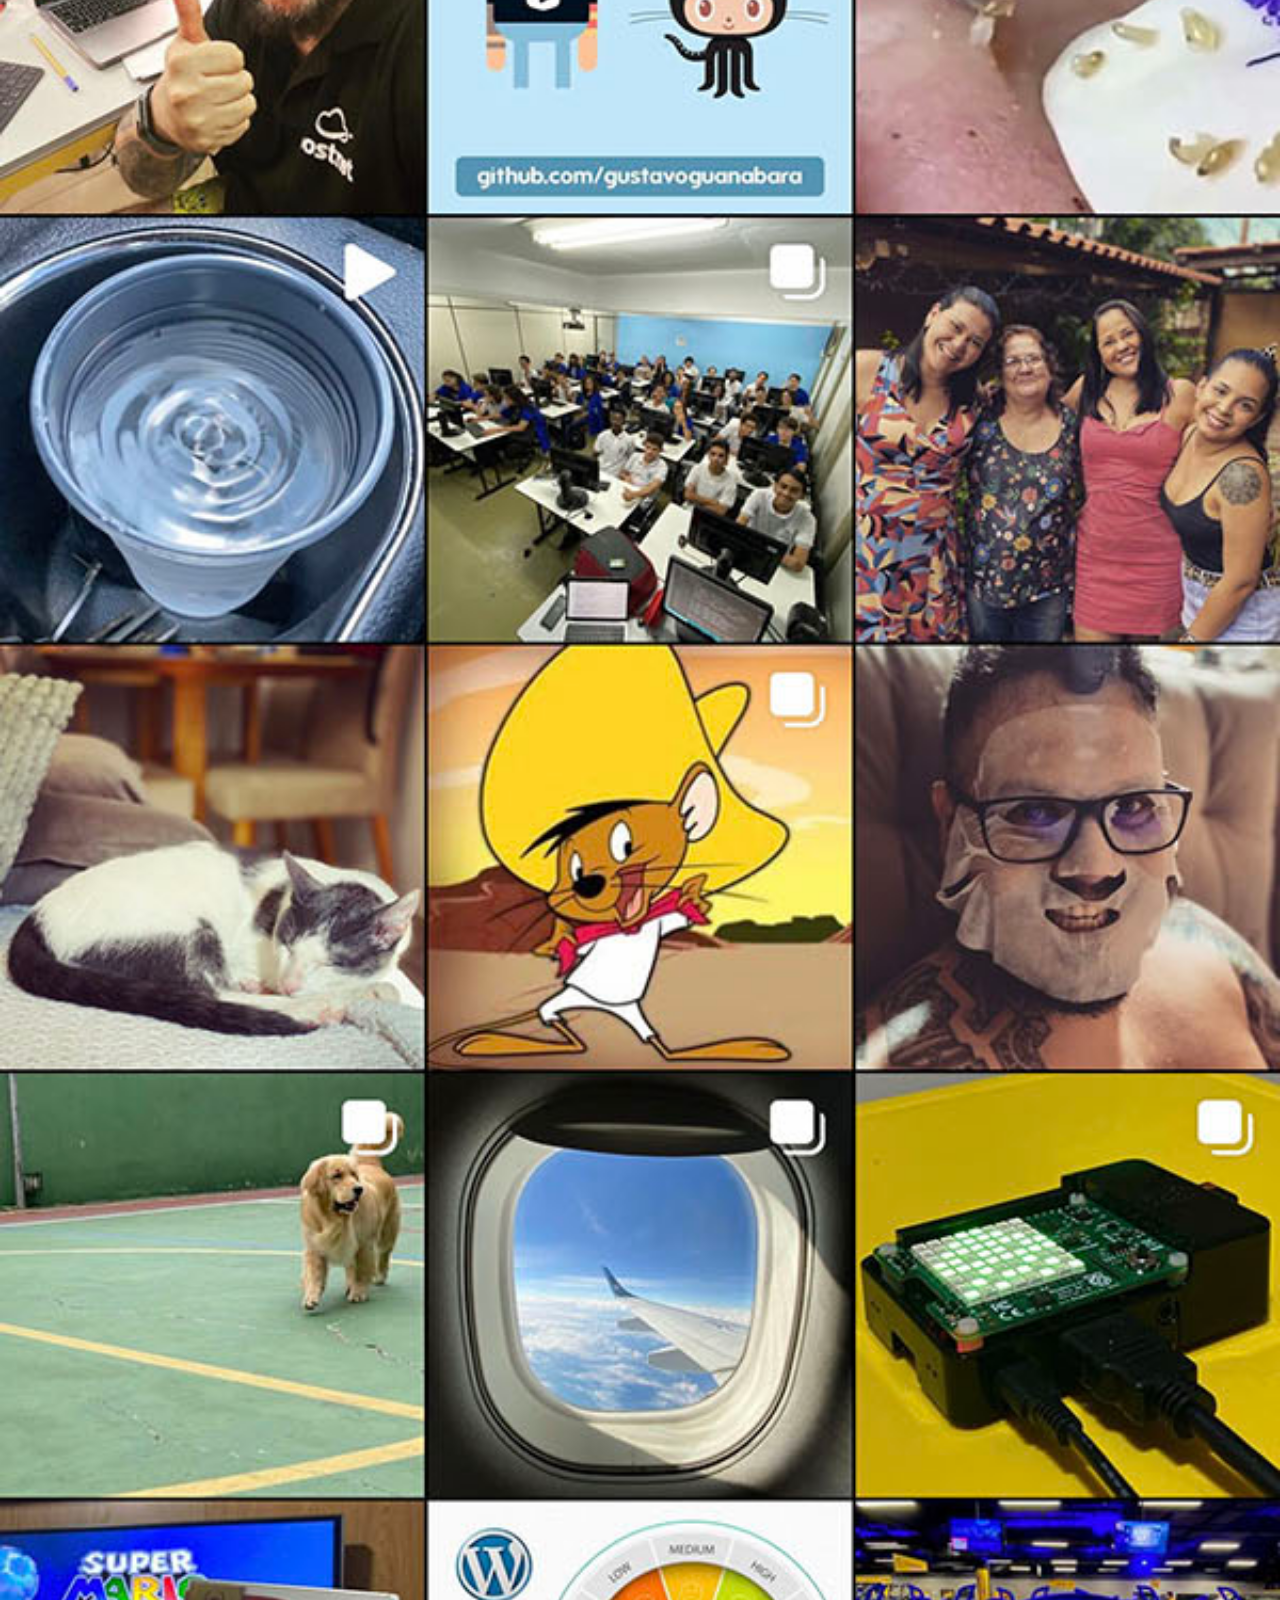
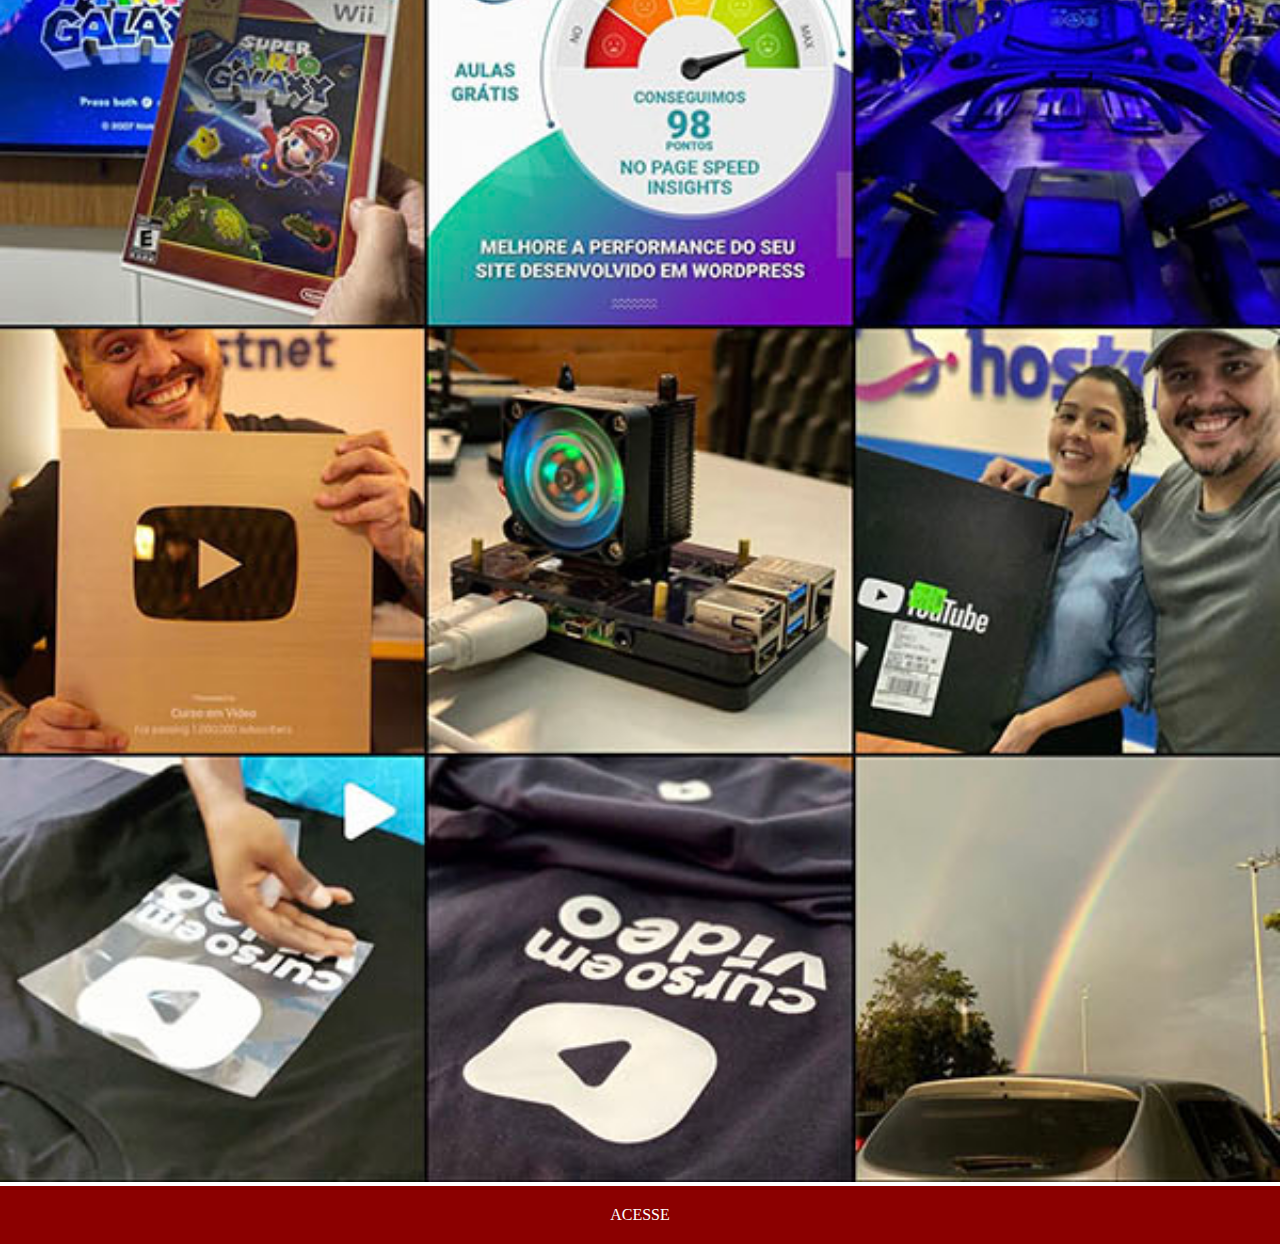
<file: instagram.html>
<!DOCTYPE html>
<html lang="pt-br">
<head>
    <meta charset="UTF-8">
    <meta name="viewport" content="width=device-width, initial-scale=1.0">
    <title>Instagram</title>
    <link rel="stylesheet" href="estilos/social.css">
</head>
<body>
    <img src="imagens/tela-instagram.jpg" alt="instagram">
    <a href="https://www.instagram.com/gustavoguanabara/" target="_blank">ACESSE</a>
</body>
</html>
</file>
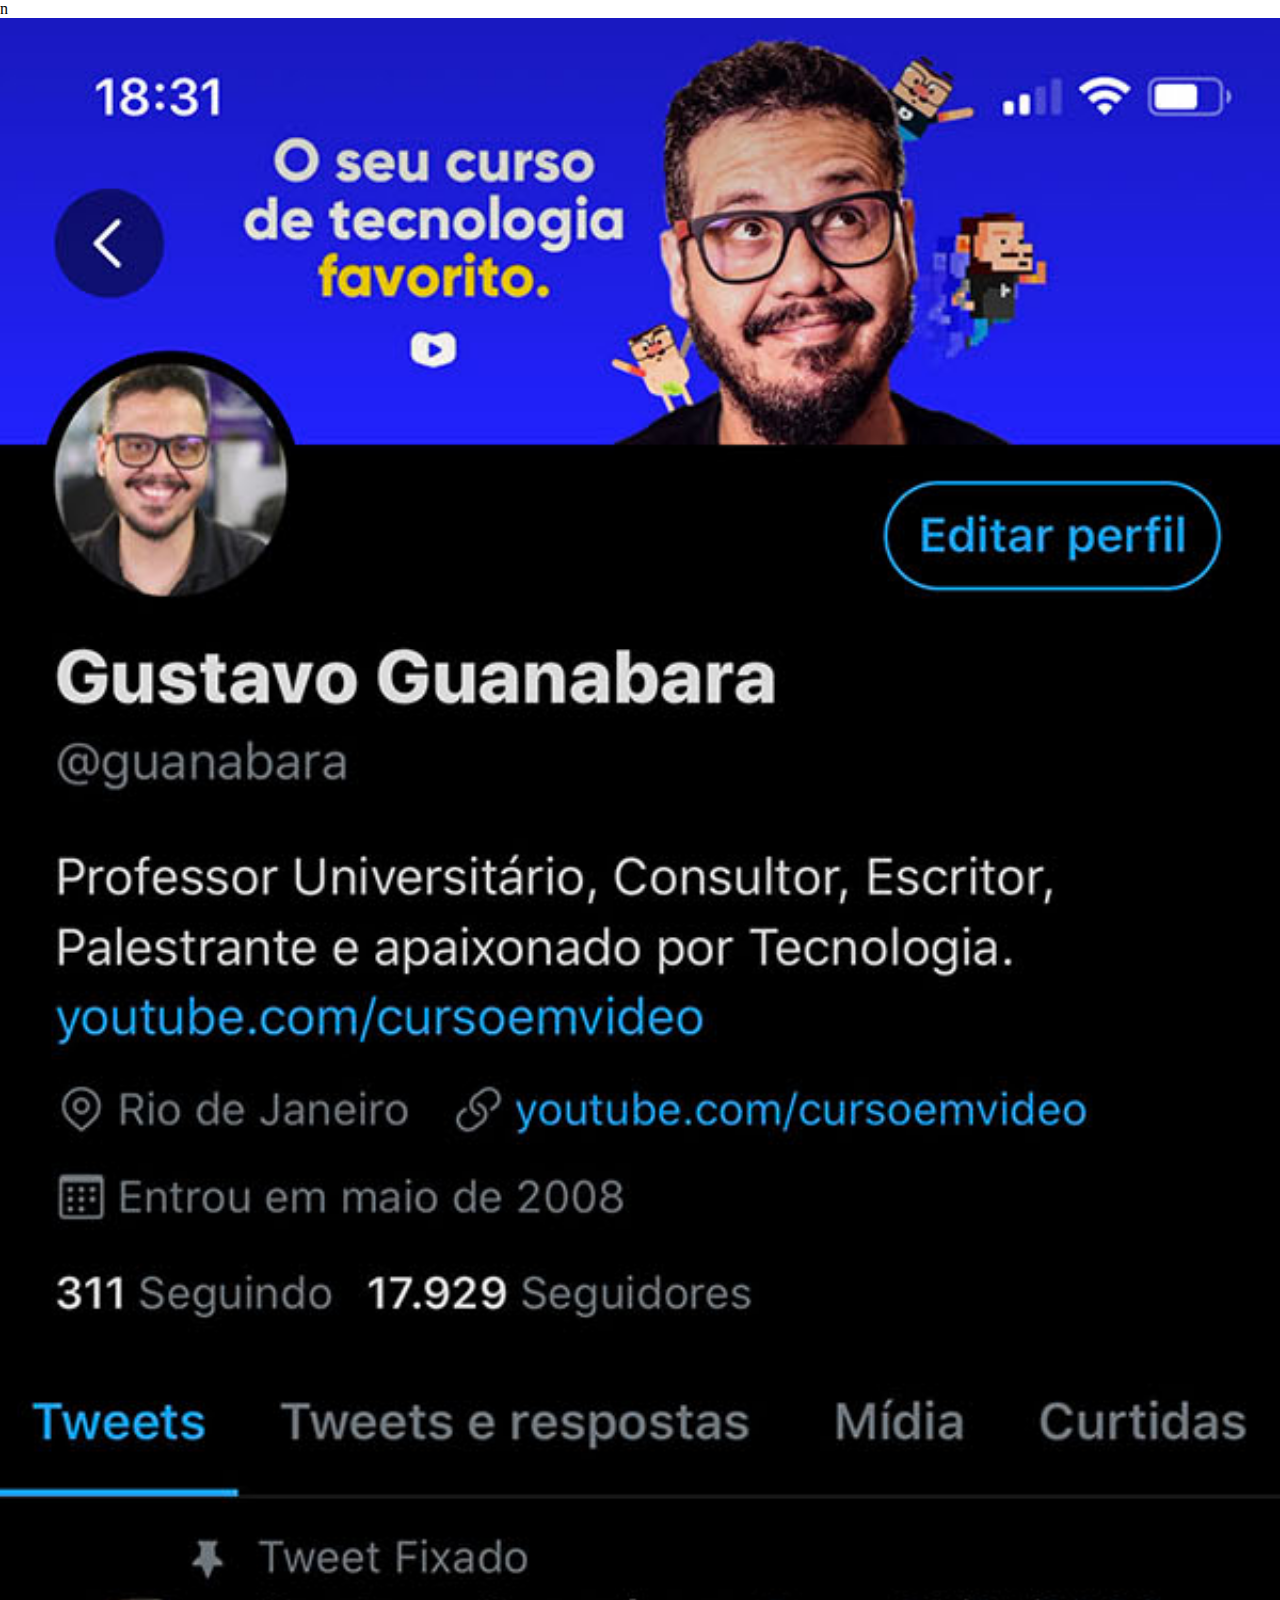
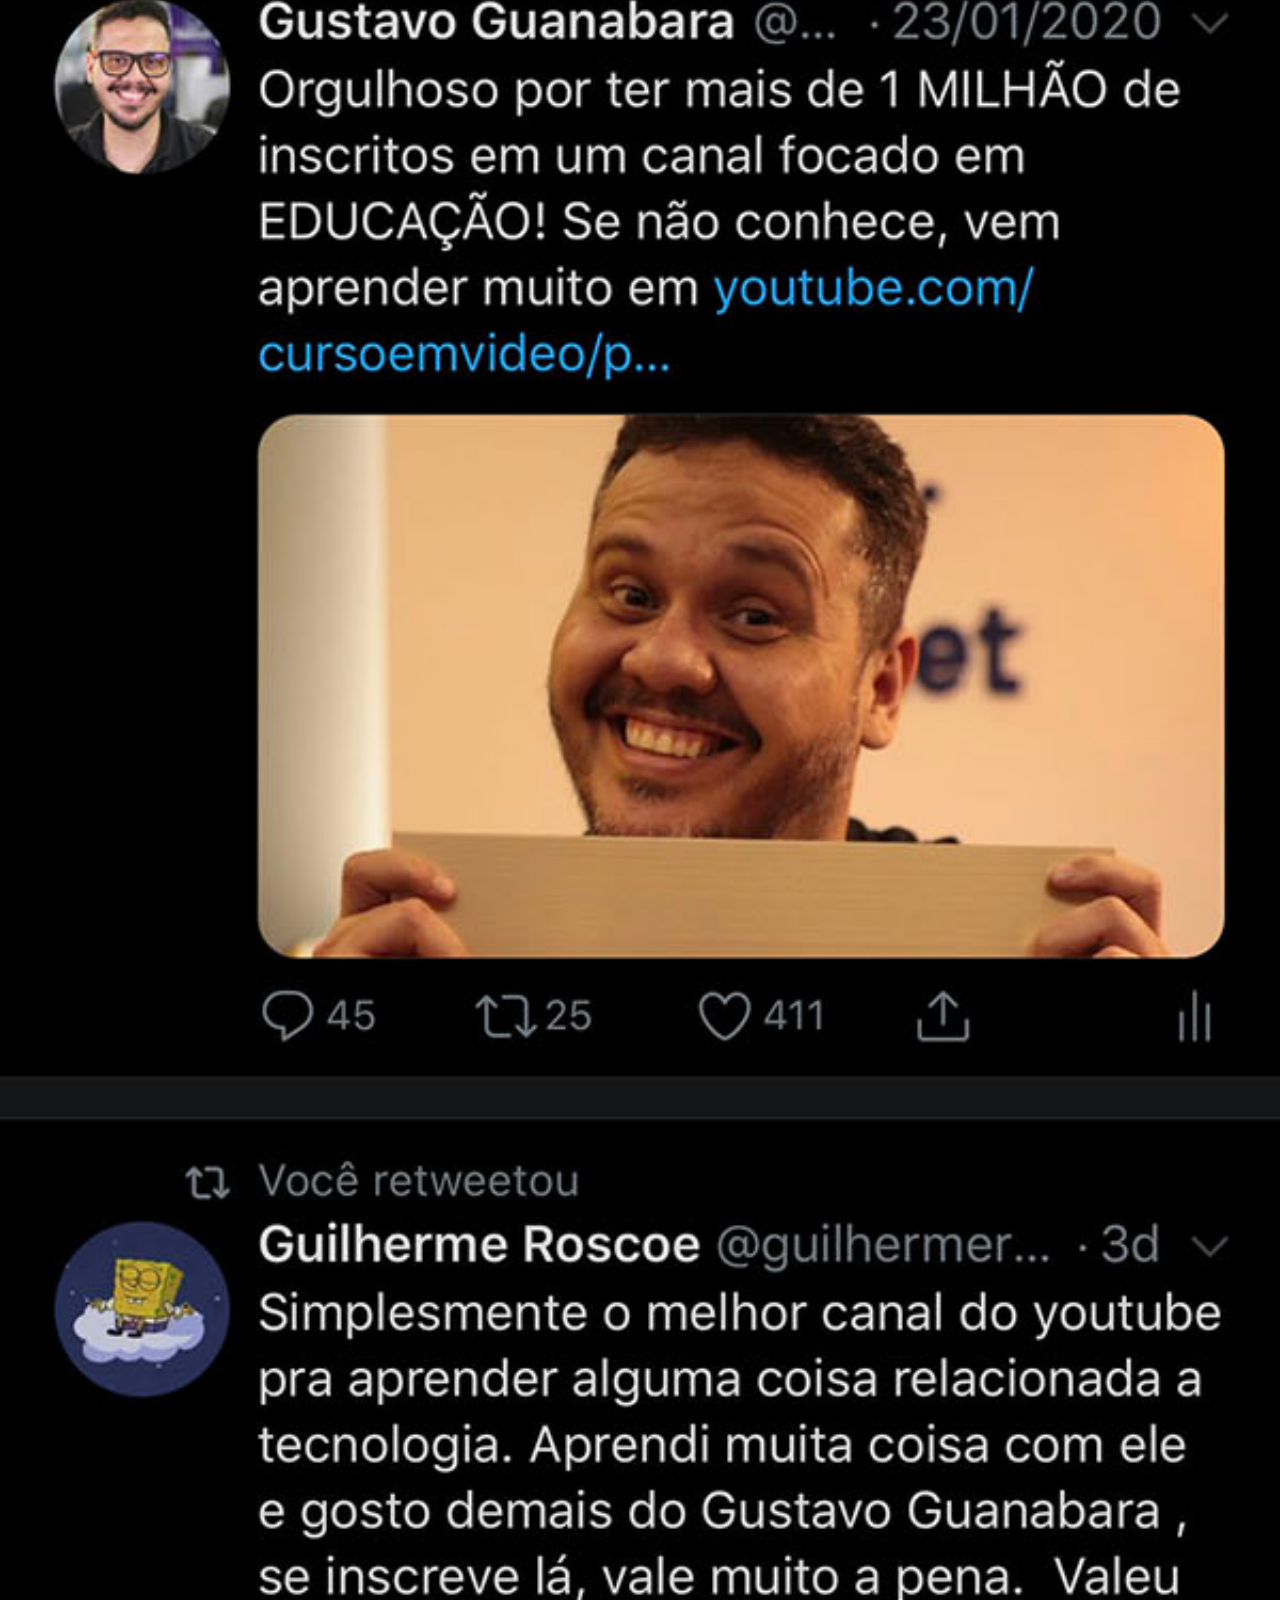
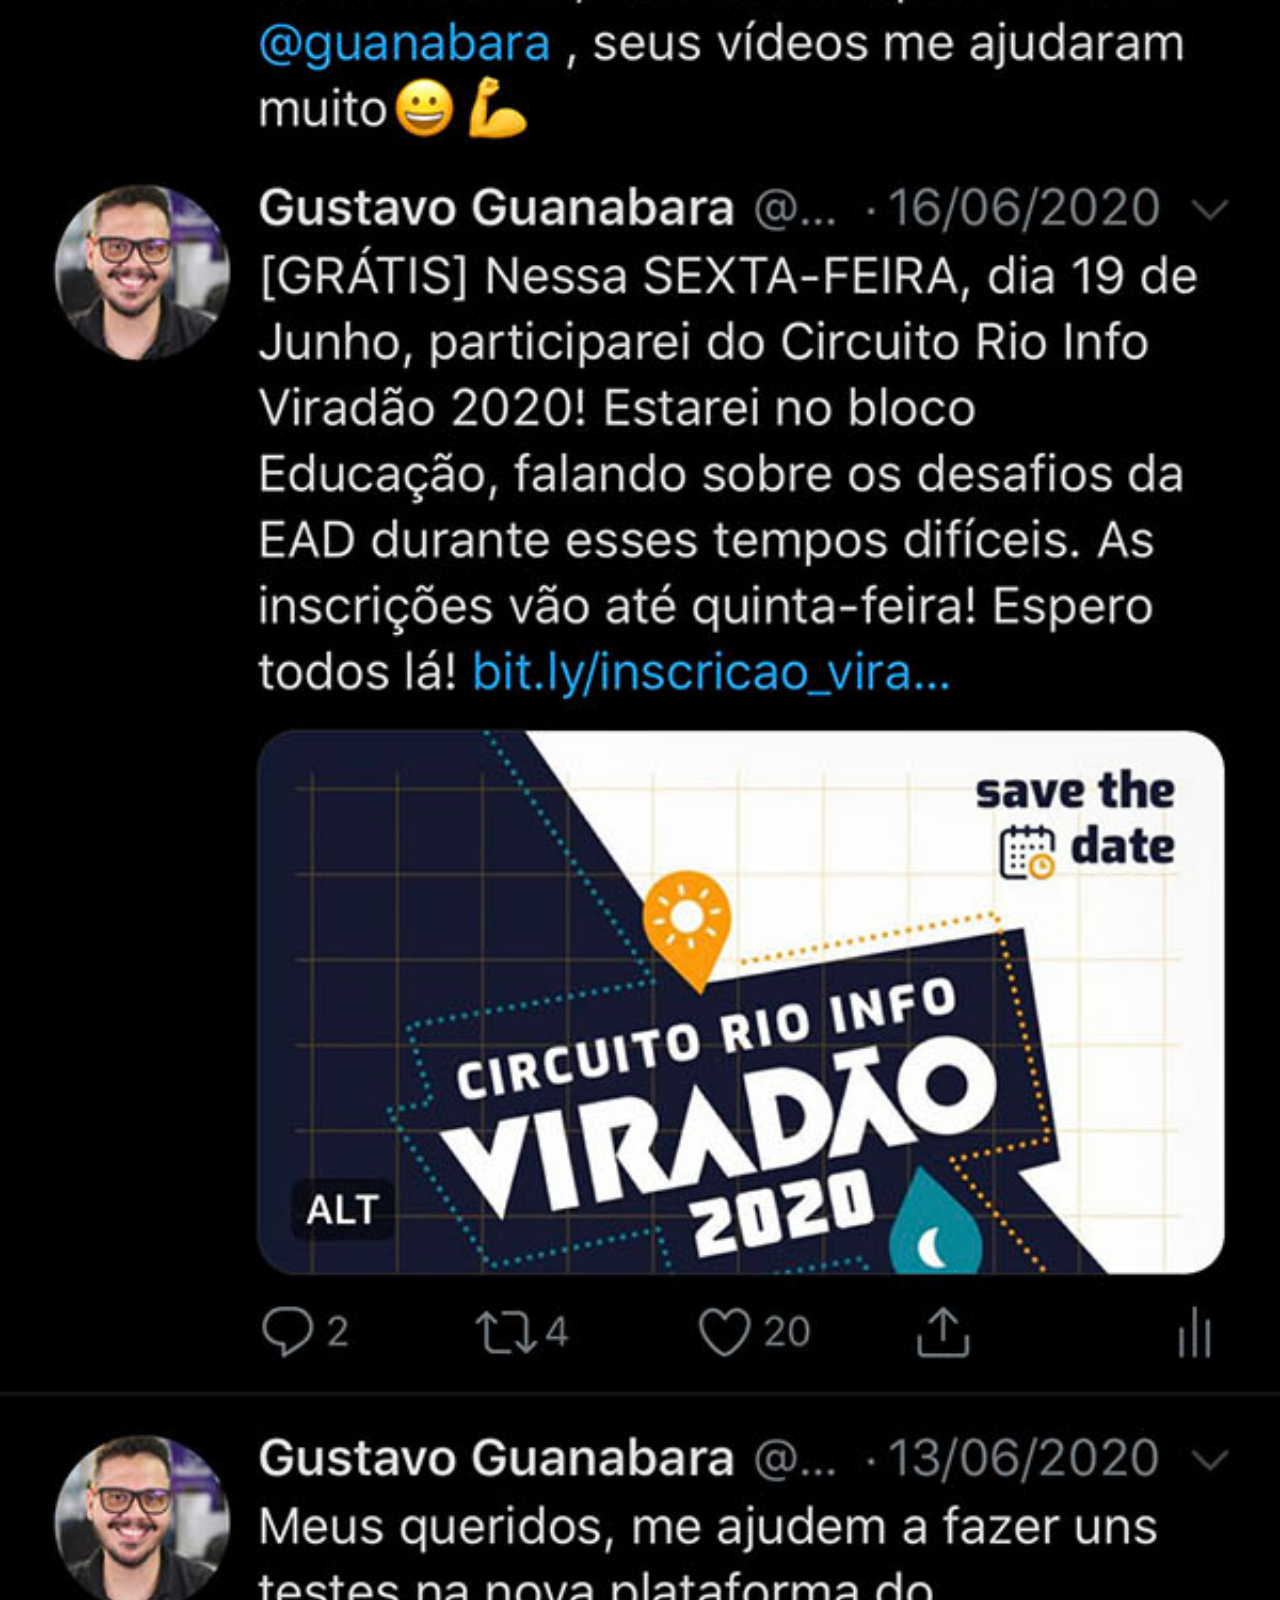
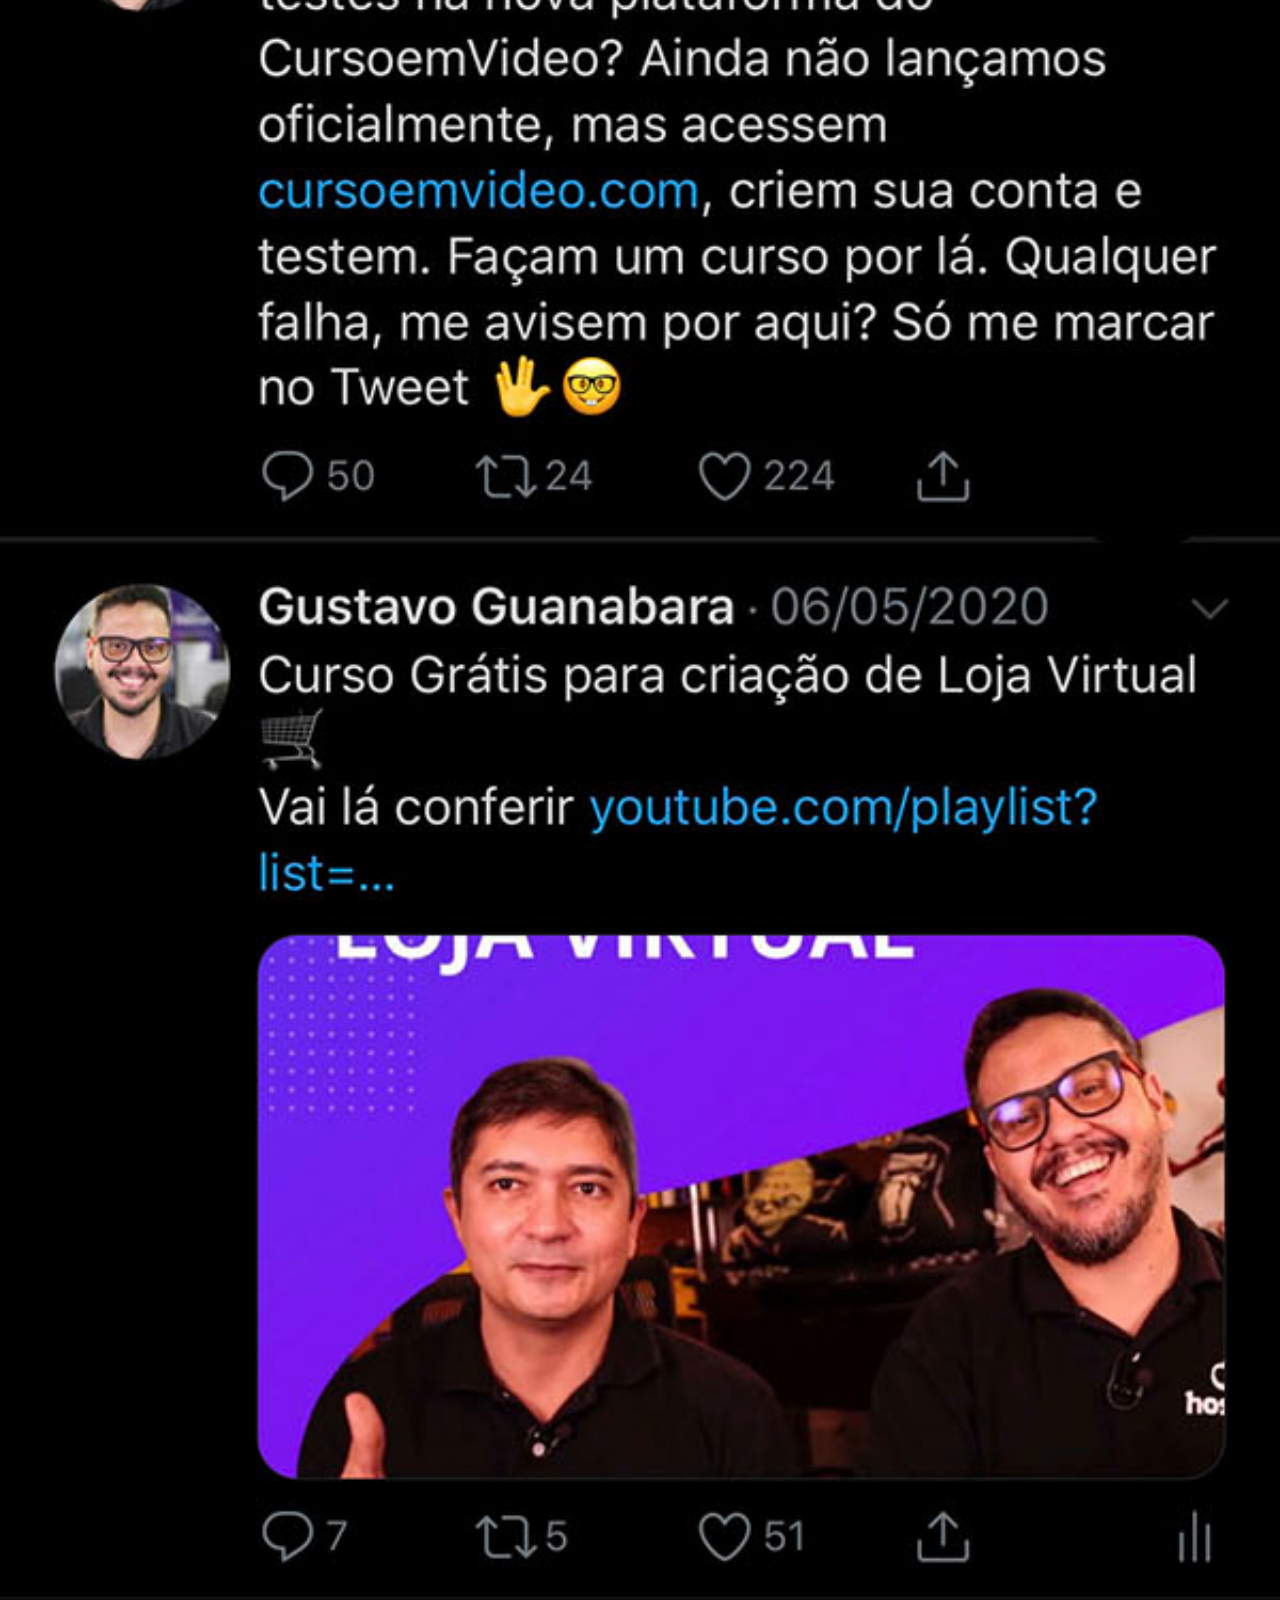
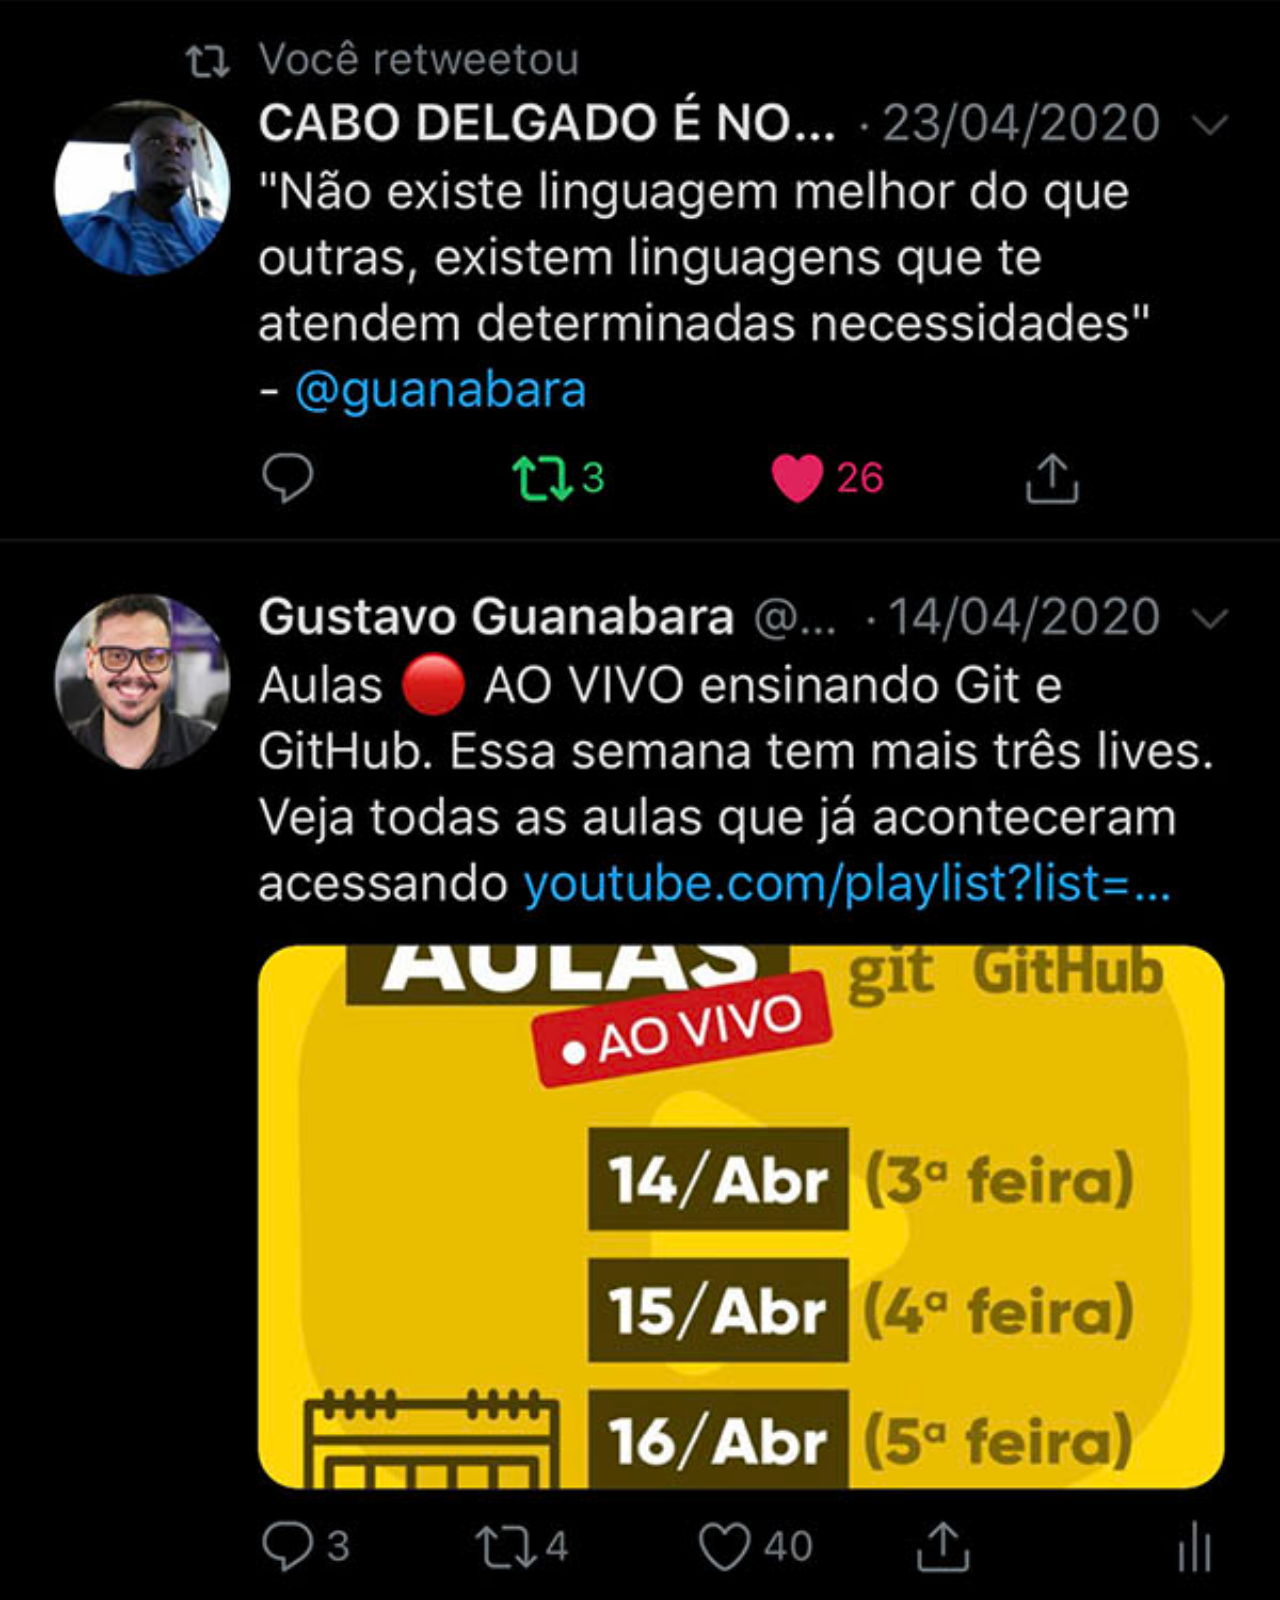
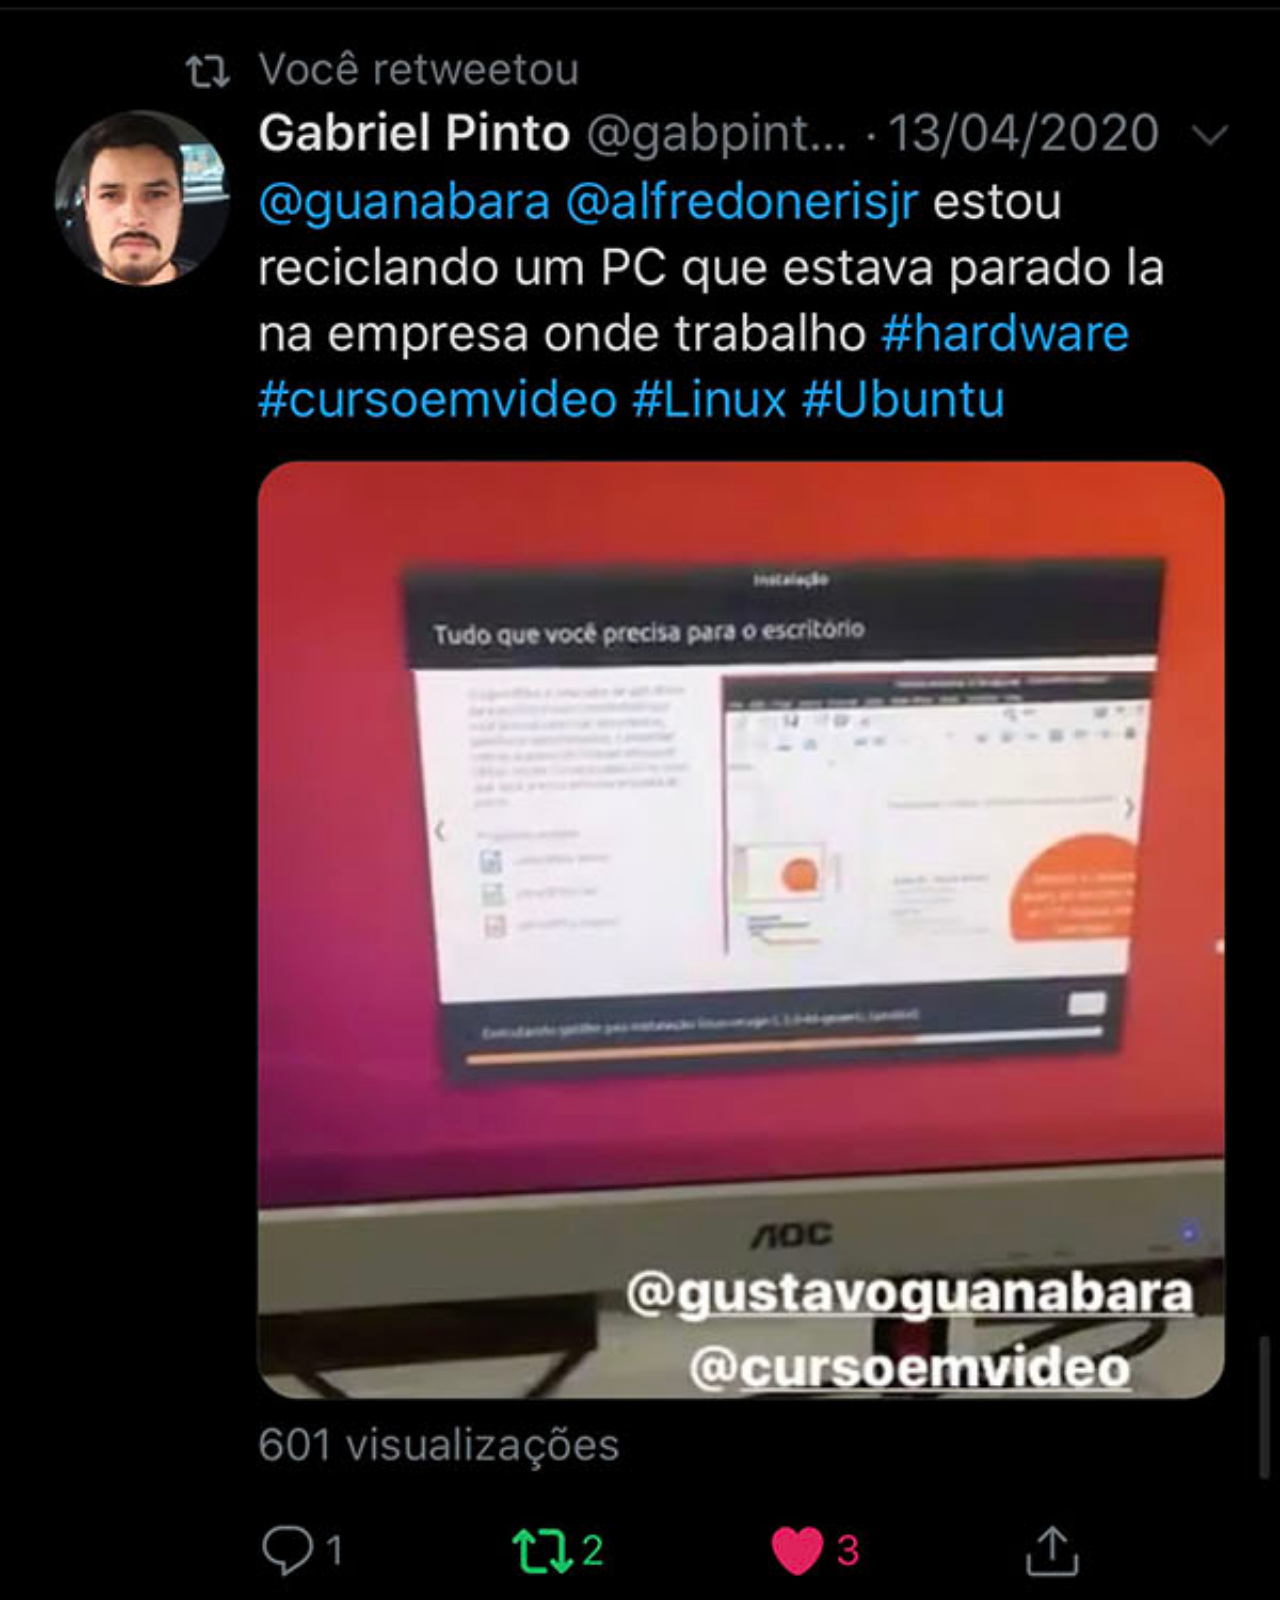
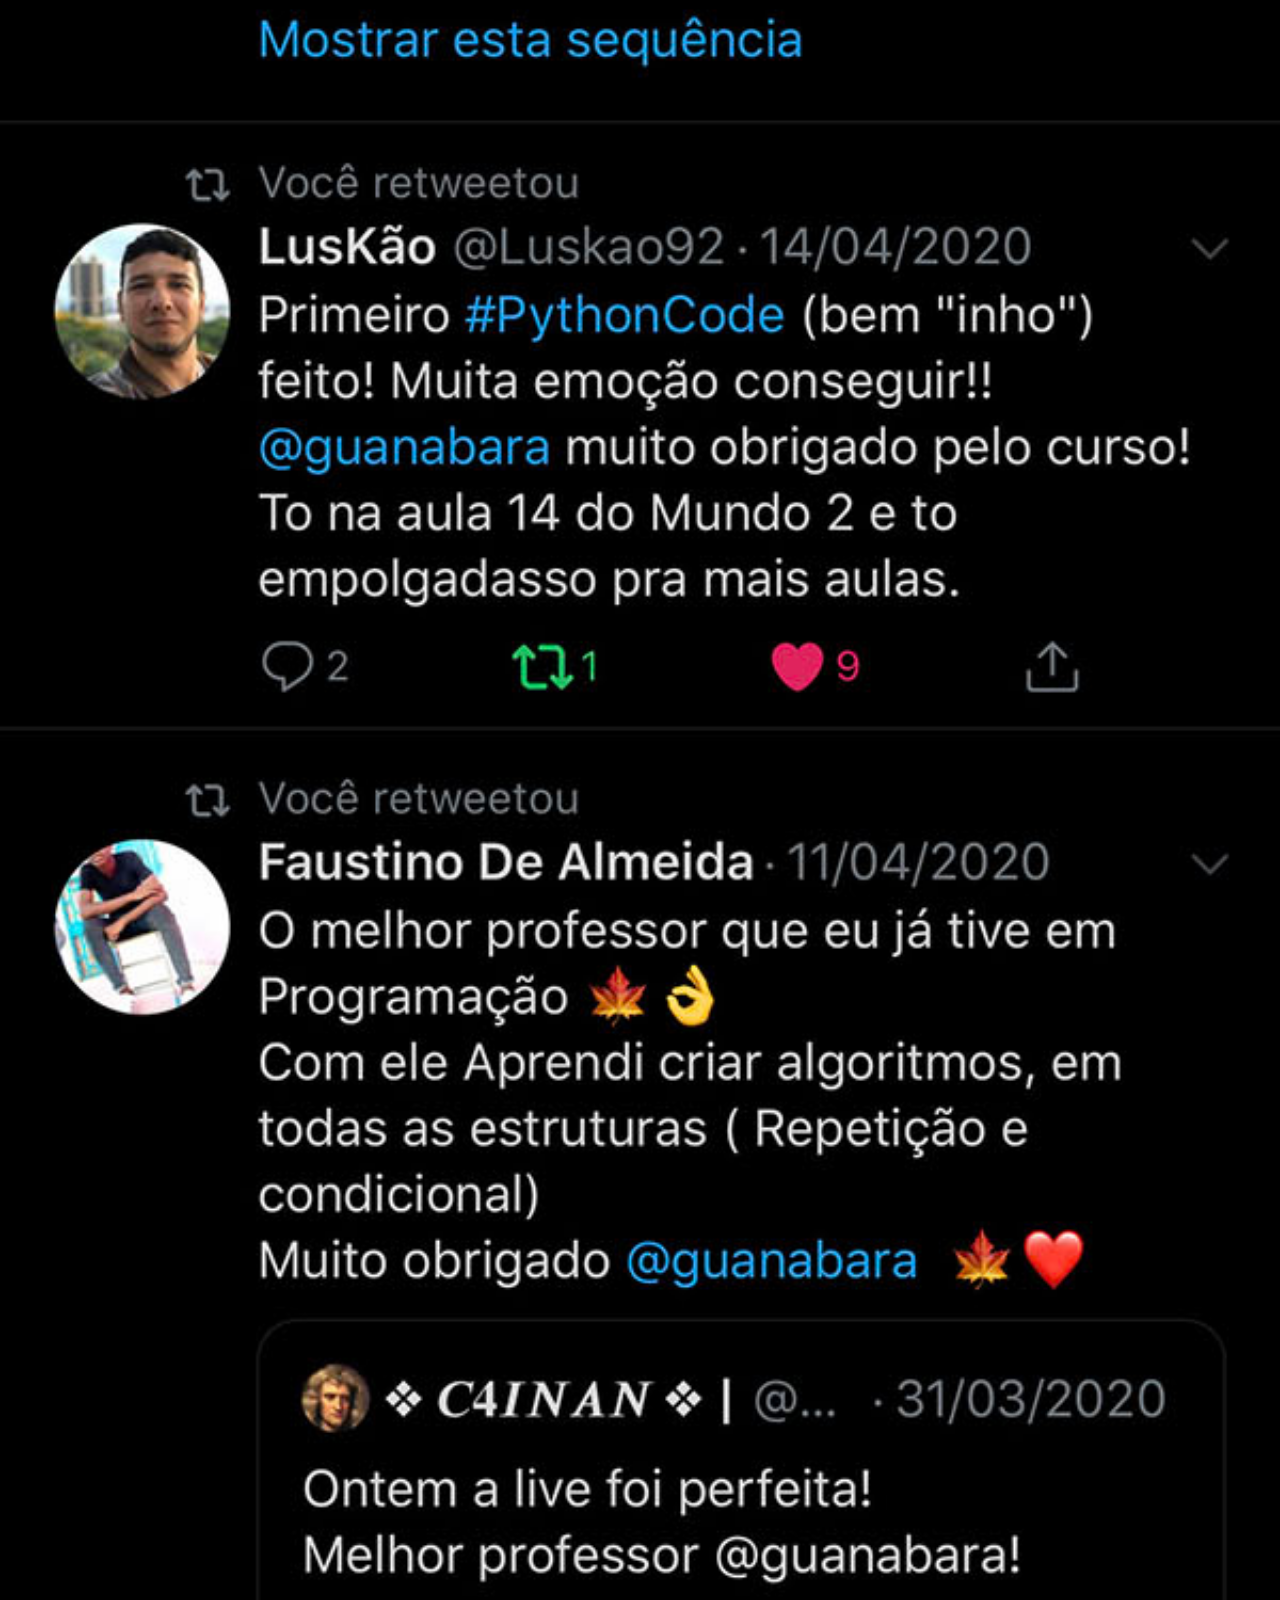
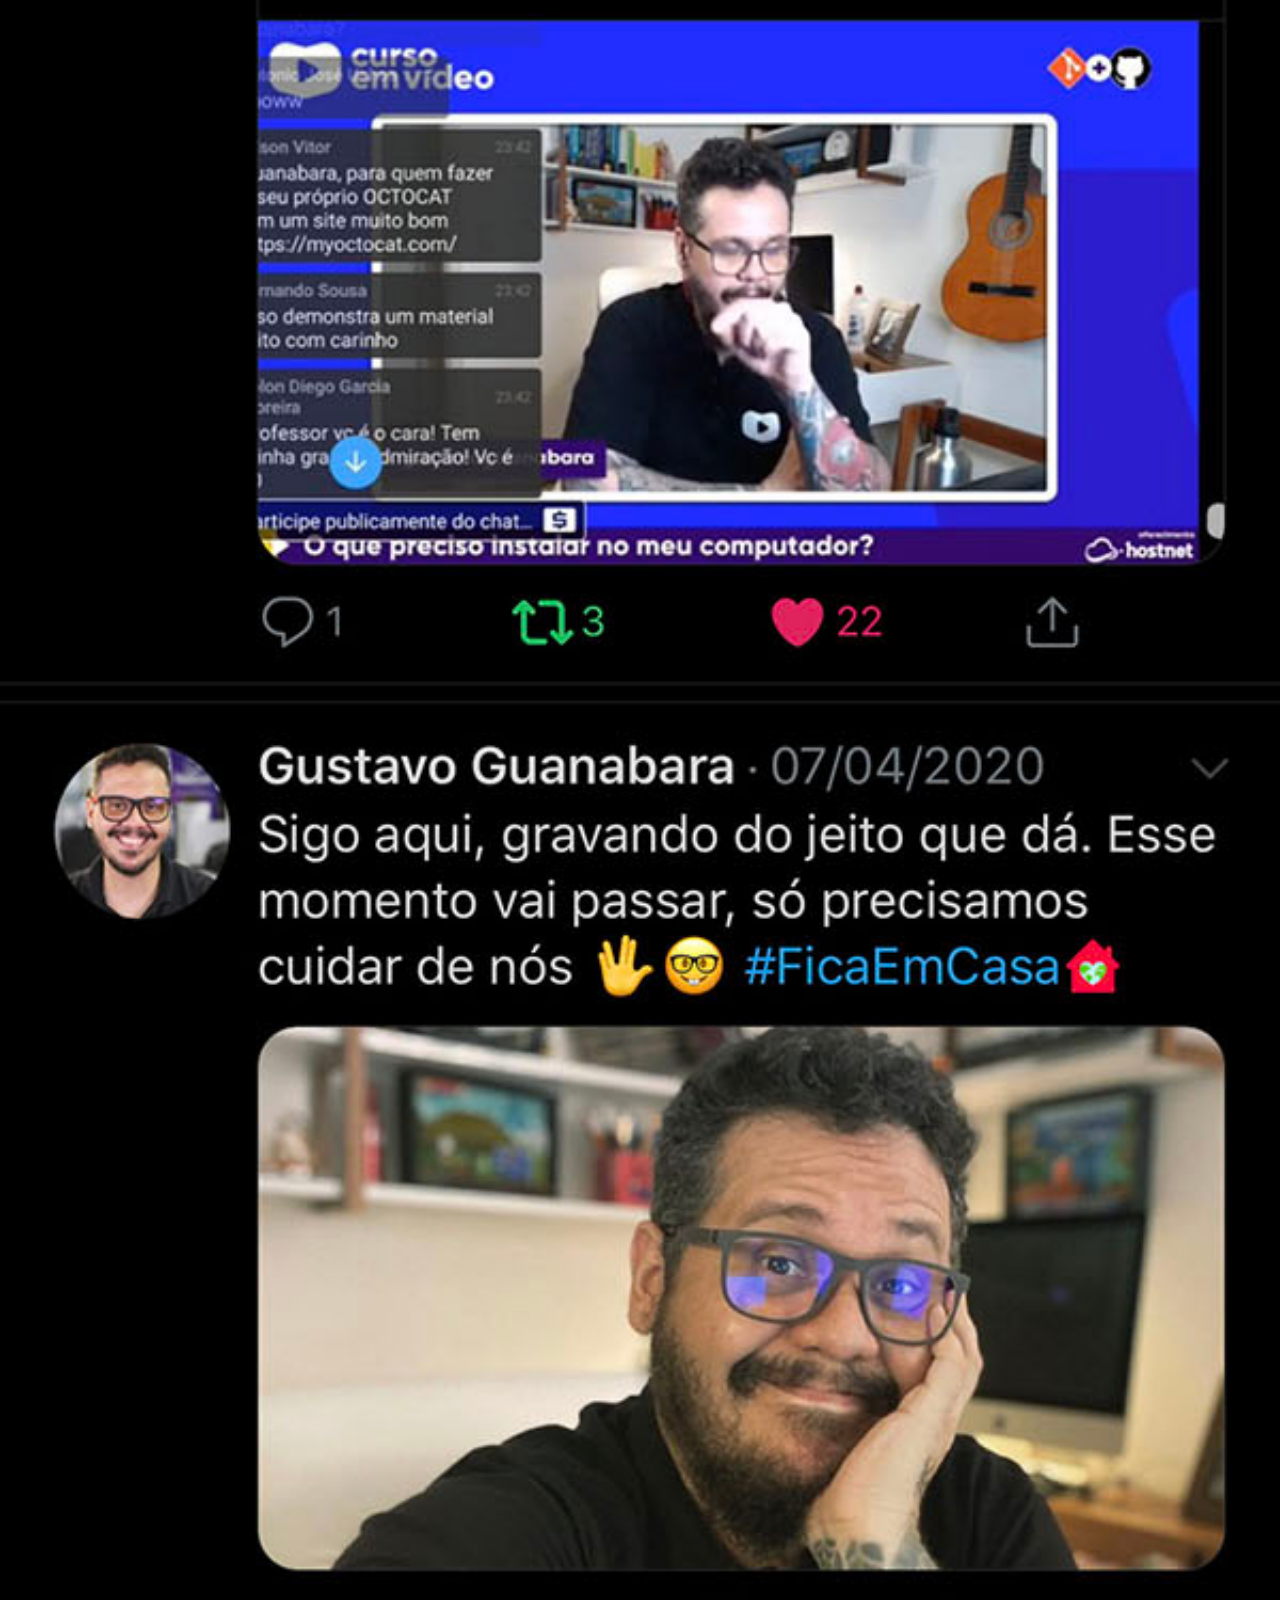
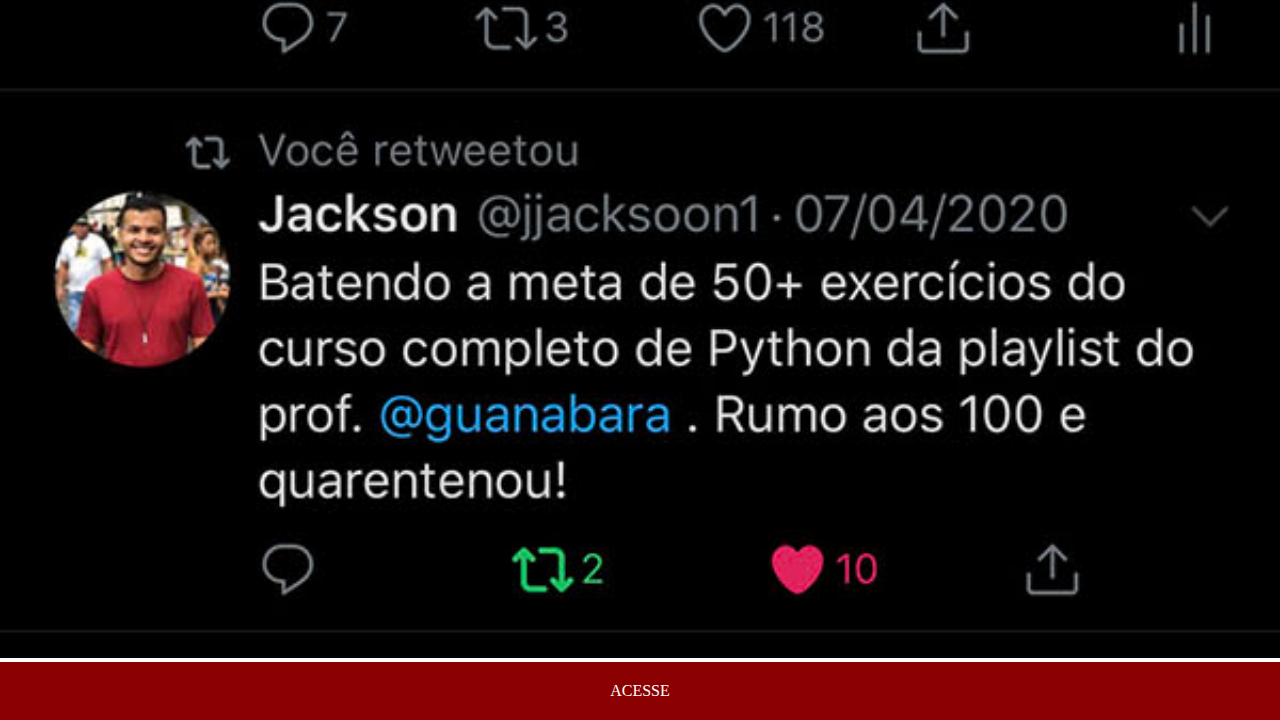
<file: twitter.html>
<!DOCTYPE html>
<html lang="pt-br">
<head>
    <meta charset="UTF-8">
    <meta name="viewport" content="width=device-width, initial-scale=1.0">
    <title>Twitter</title>
    <link rel="stylesheet" href="estilos/social.css">n
</head>
<body>
    <img src="imagens/tela-twitter.jpg" alt="twitter">
    <a href="https://x.com/guanabara">ACESSE</a>
</body>
</html>
</file>
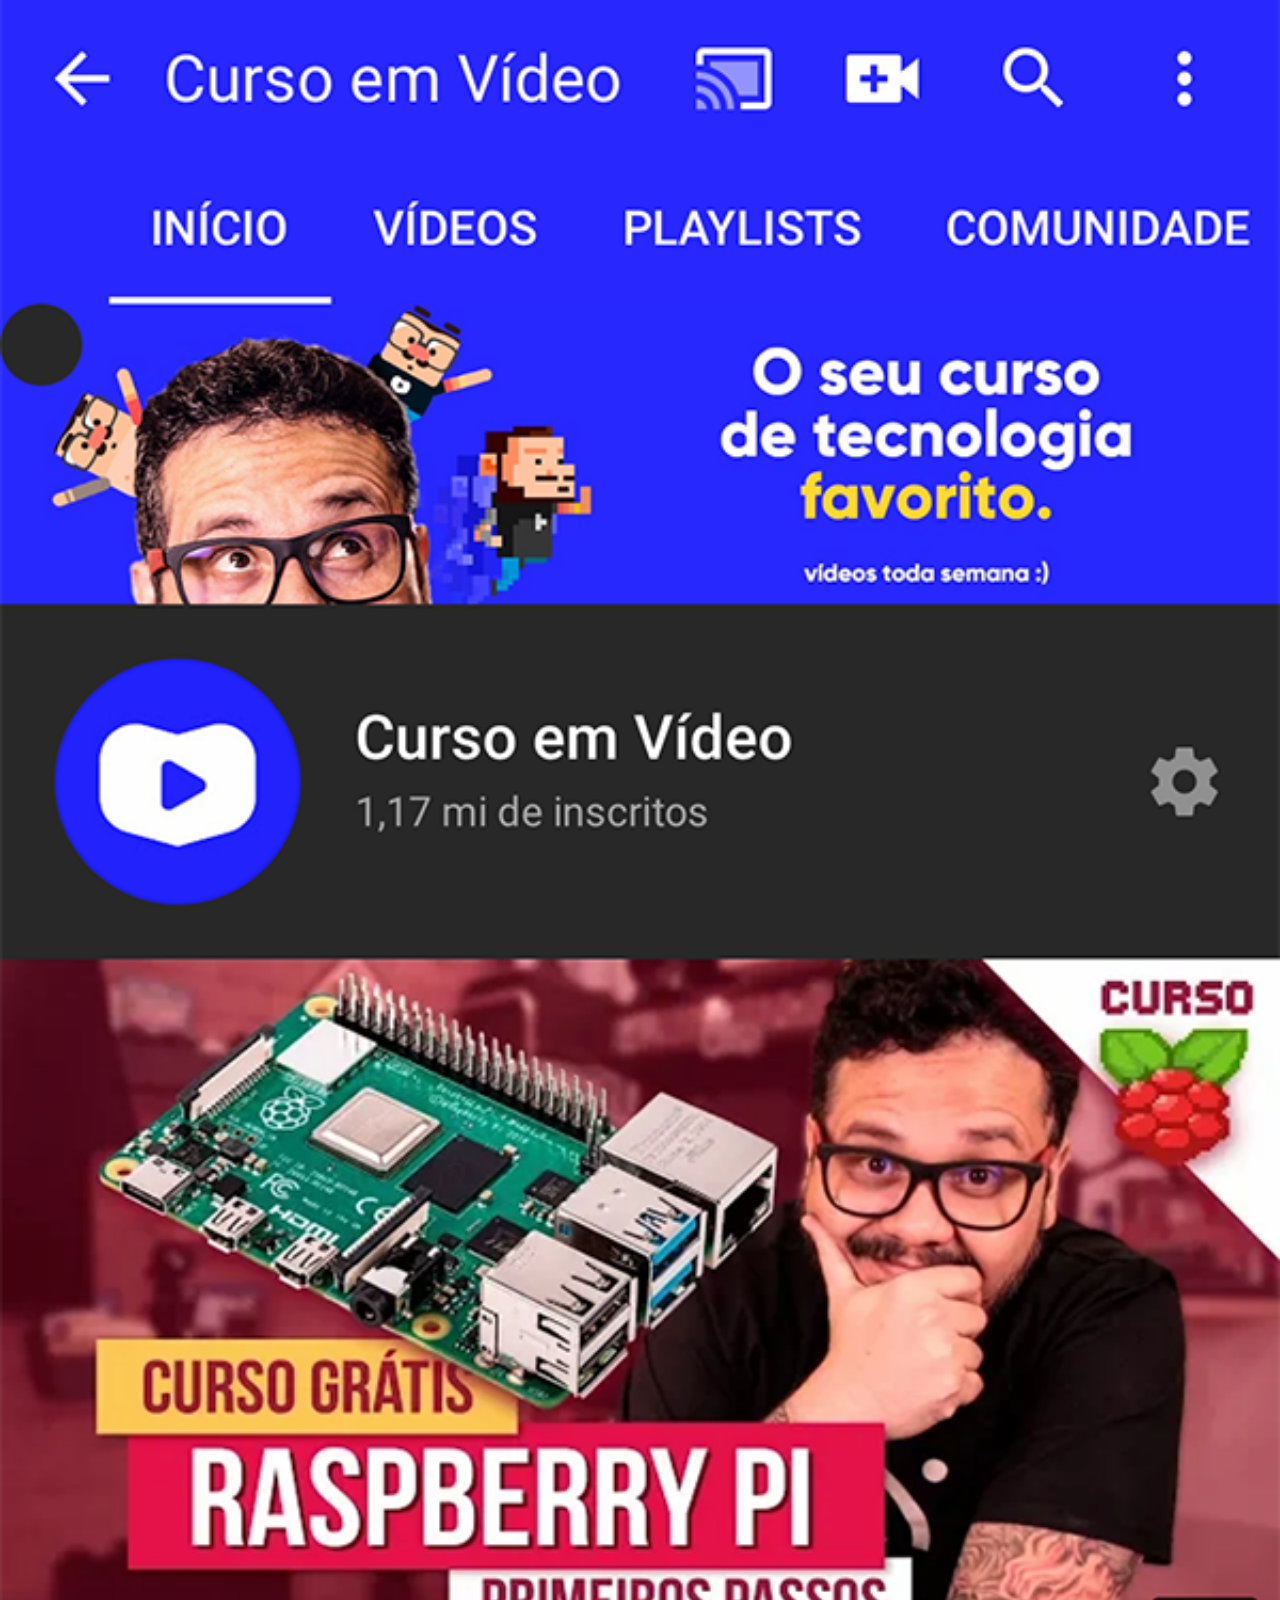
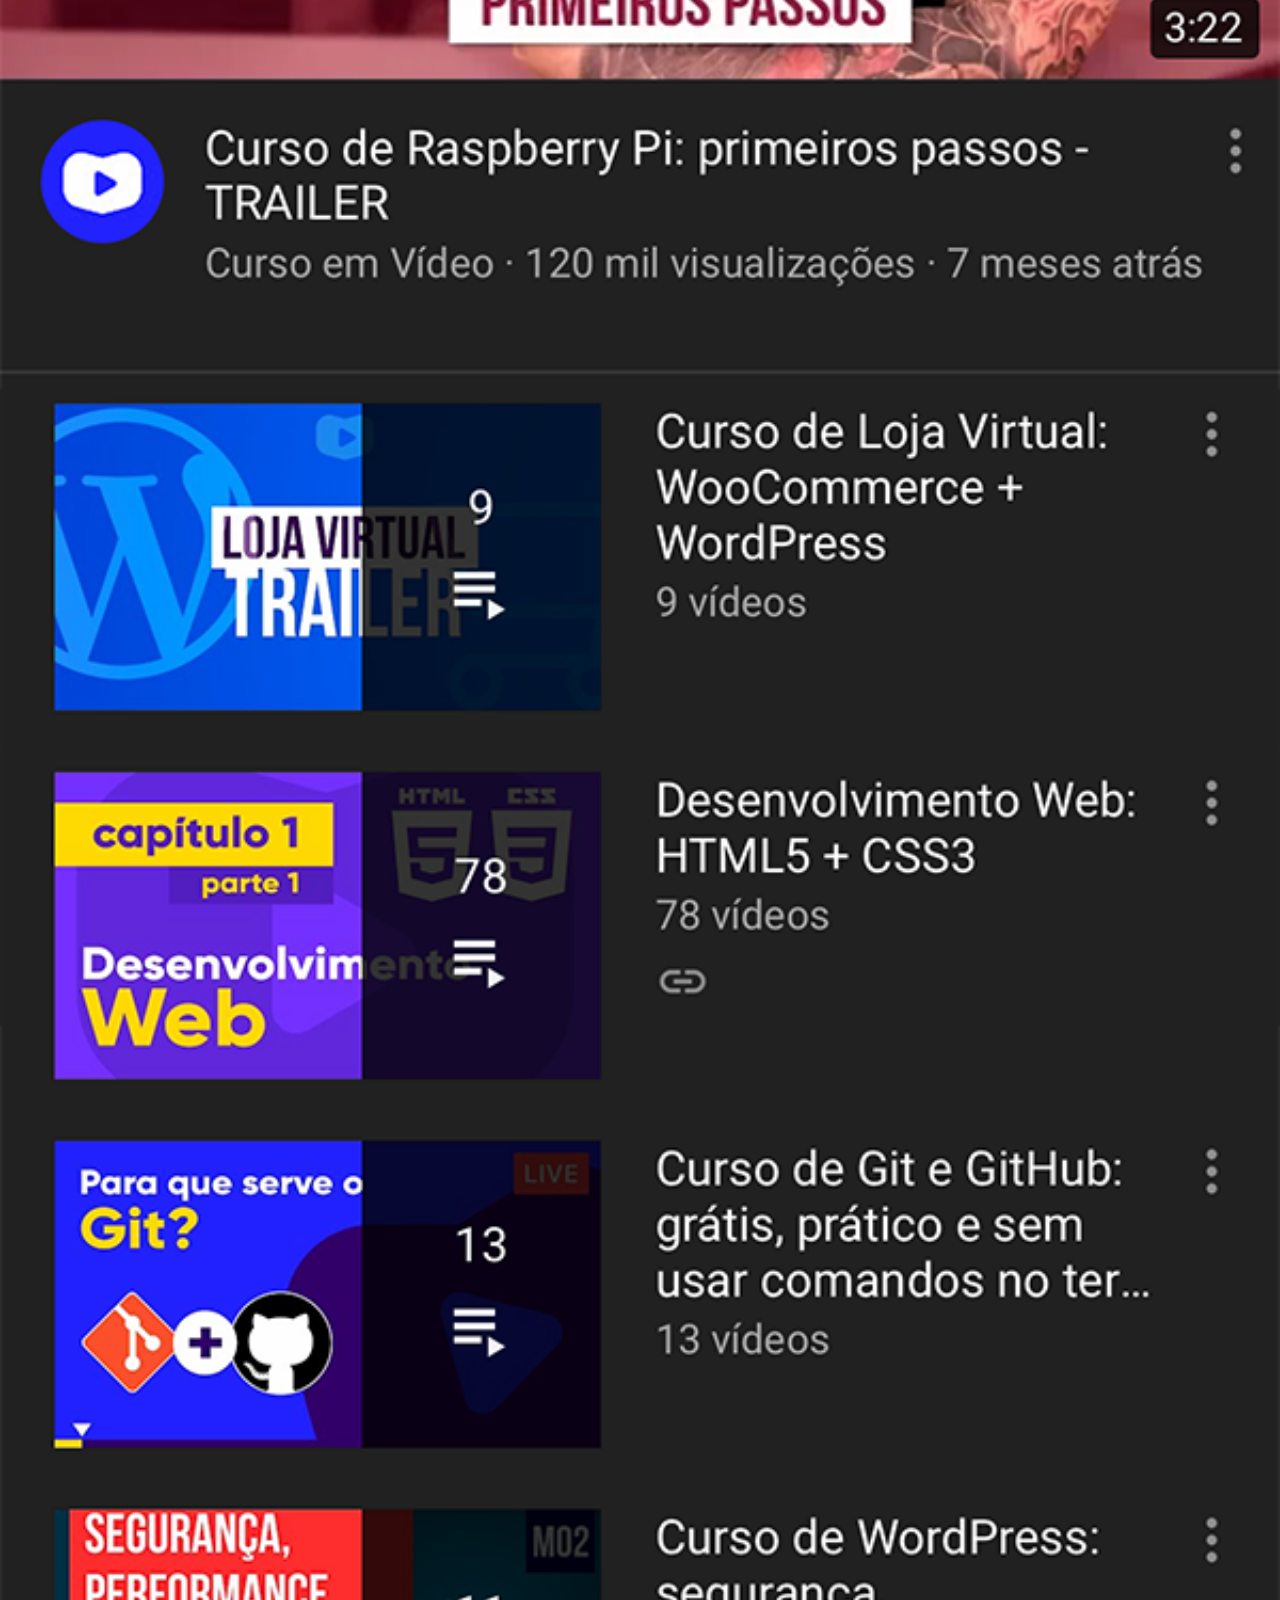
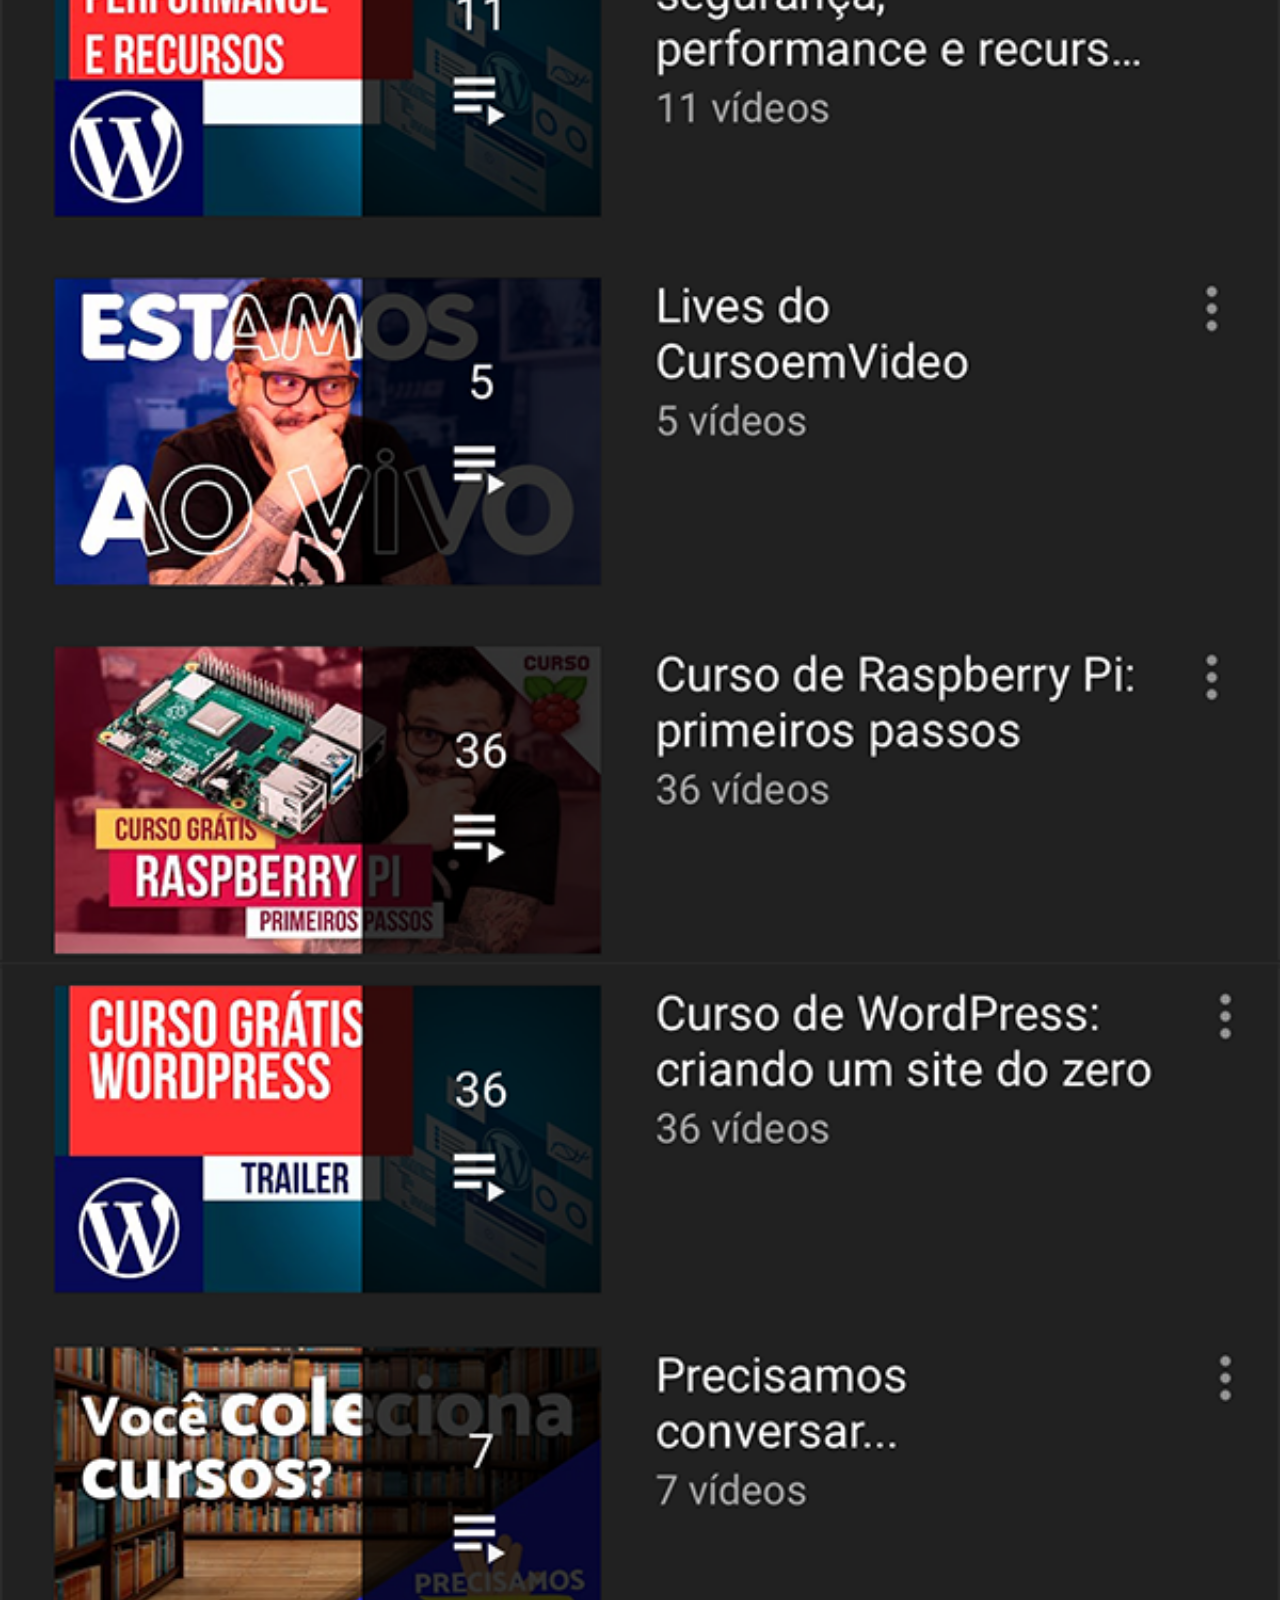
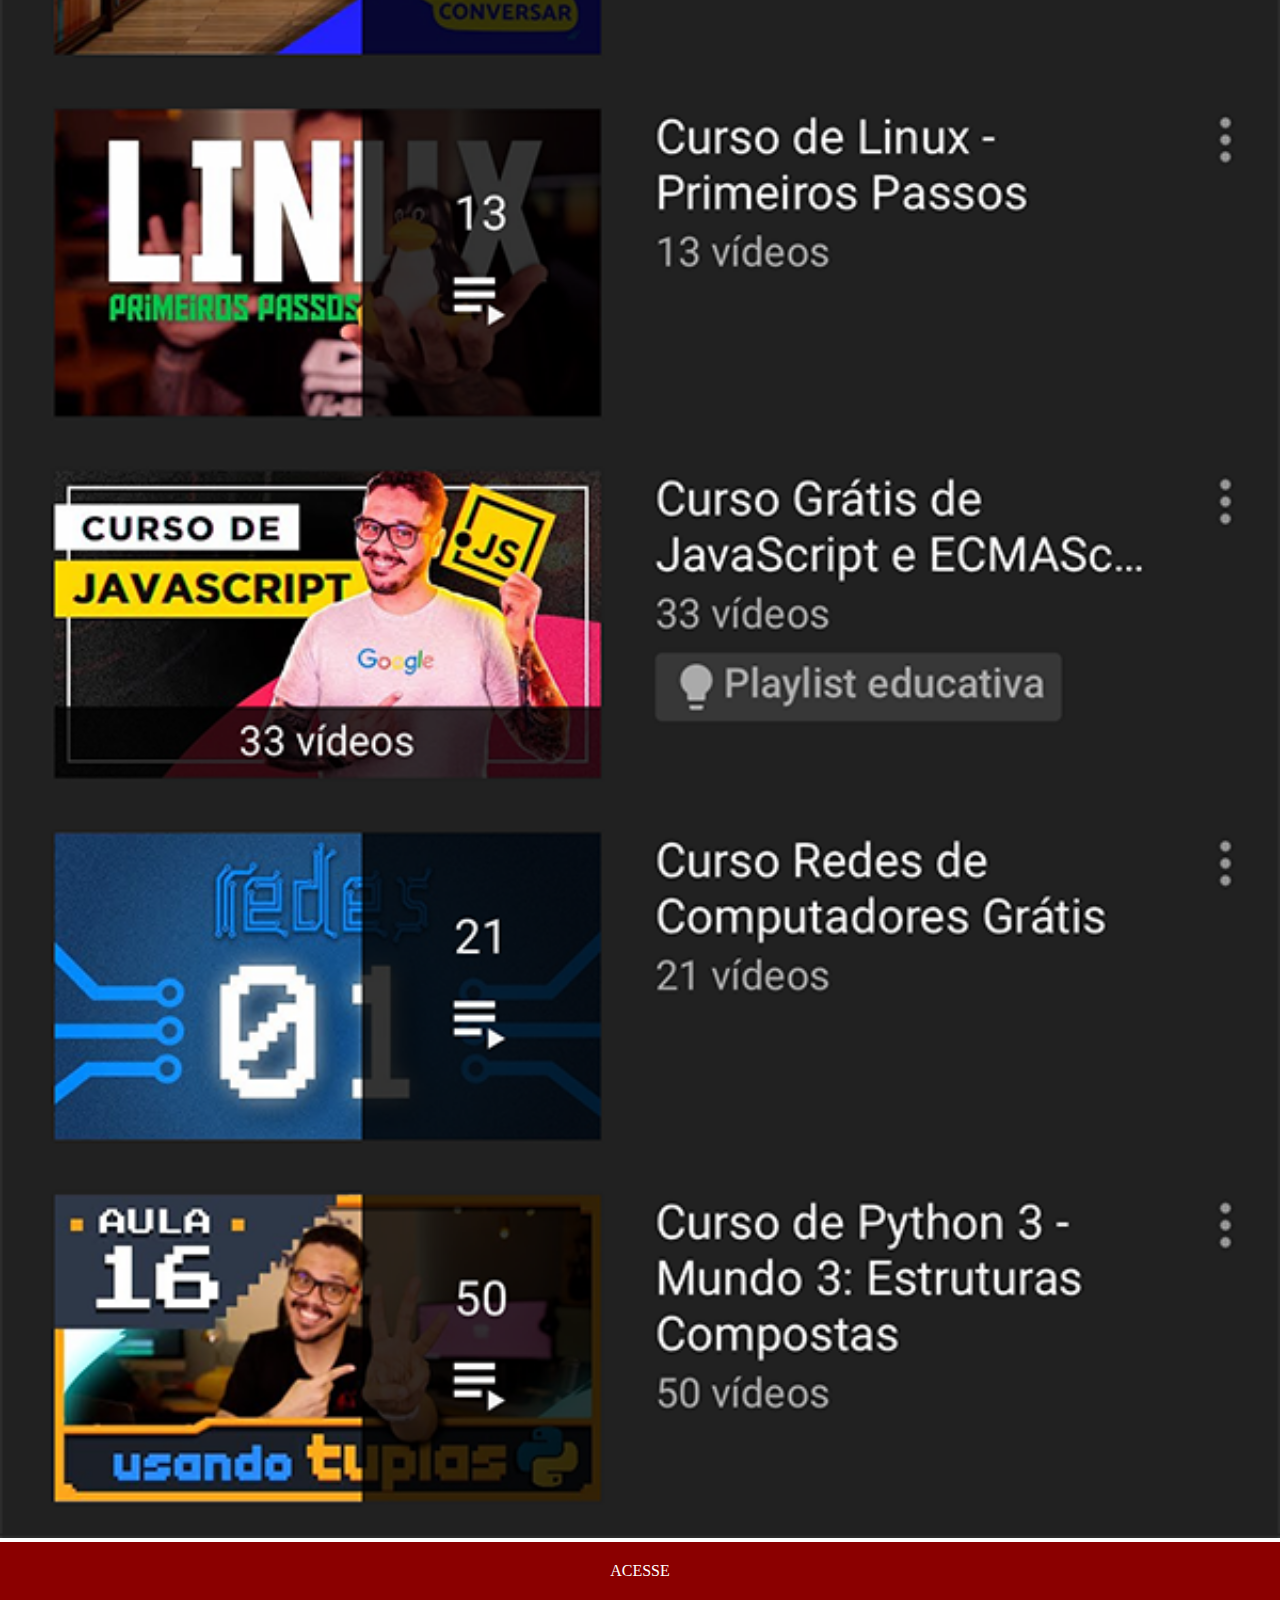
<file: youtube.html>
<!DOCTYPE html>
<html lang="pt-br">
<head>
    <meta charset="UTF-8">
    <meta name="viewport" content="width=device-width, initial-scale=1.0">
    <title>Youtube</title>
    <link rel="stylesheet" href="estilos/social.css">
<body>
    <img src="imagens/tela-youtube.png" alt="Youtube">
    <a href="https://www.youtube.com/watch?v=ar5UB2MxraE&list=PLHz_AreHm4dkcVCk2Bn_fdVQ81Fkrh6WT&index=15" target="_blank">ACESSE</a>
</body>
</html>
</file>
<file: estilos/style.css>
@charset "UTF-8";

*{
    margin: 0px;
    padding: 0px;
    font-family: Arial, Helvetica, sans-serif;
}

html, body{
    height: 100vh;
    width: 100vw;
    background-color: black;
}
body{
    background-image: url(../imagens/fundo-madeira.jpg);
    background-repeat: no-repeat;
    background-position: top center;
    background-size: cover;
    background-attachment: fixed;
}
main{
    height: 100vh;
    position: relative;
}

section#telefone{
    position: absolute;
    top: 50%;
    left: 50%;
    transform: translate(-50%, -50%);
    height: 627px;
    width: 311px; 
    background-image: url('../imagens/frame-iphone.png');
    background-repeat: no-repeat;
}

iframe#tela{
    position: relative;
    top: 80px;
    left: 22px;
    height: 470px;
    width: 263px;
}
section#redes_sociais >a >img{
    width: 50px;
    margin: 10px;
    border-radius: 200px;
    box-shadow: 1px 2px 4px rgba(0, 0, 0, 0.404);

}
section>a>img#home{
    position: relative;
    top: 50px;
    left: 850px;
}
section>a>img#YT{
    position: relative;
    top: 120px;
    left: 775px;

}
section>a>img#git{
    position: relative;
    top: 190px;
    left: 702px;

}
section>a>img#insta{
    position: relative;
    top: 260px;
    left: 629px;

}
section>a>img#tu{
    position: relative;
    top: 330px;
    left: 554px;

}
section>a>img#face{
    position: relative;
    top: 398px;
    left: 480px;

}
</file>
<file: estilos/social.css>
@charset "UTF-8";

 *{
            margin: 0px;
            padding: 0px;
        
        }
        ::-webkit-scrollbar{
            width: 0px;
            height: 0px;
        }
        img{
            width: 100vw;

        }
        a{
            display: block;
            padding: 20px;
            background-color: darkred;
            color: white;
            text-align: center;
            text-decoration: none;
        }
        a:hover{
            background-color: red;
        }
</file>
